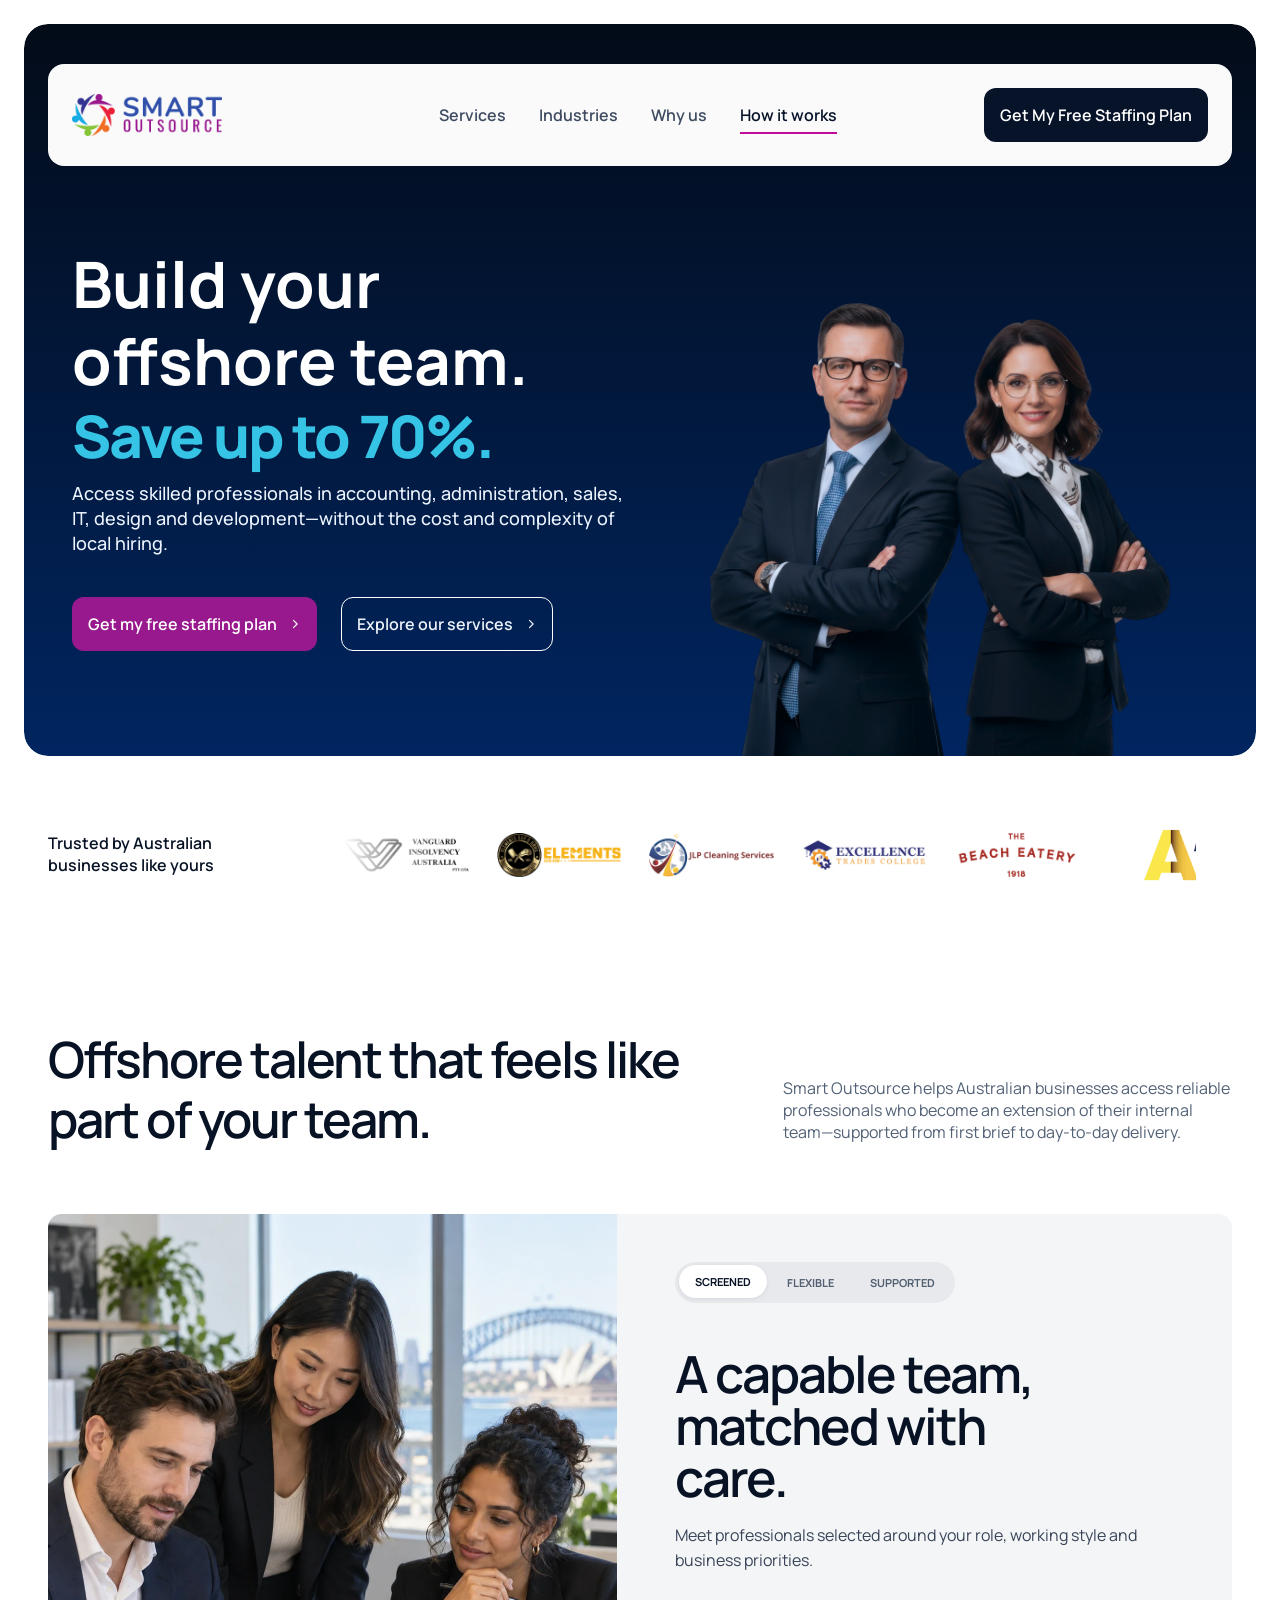
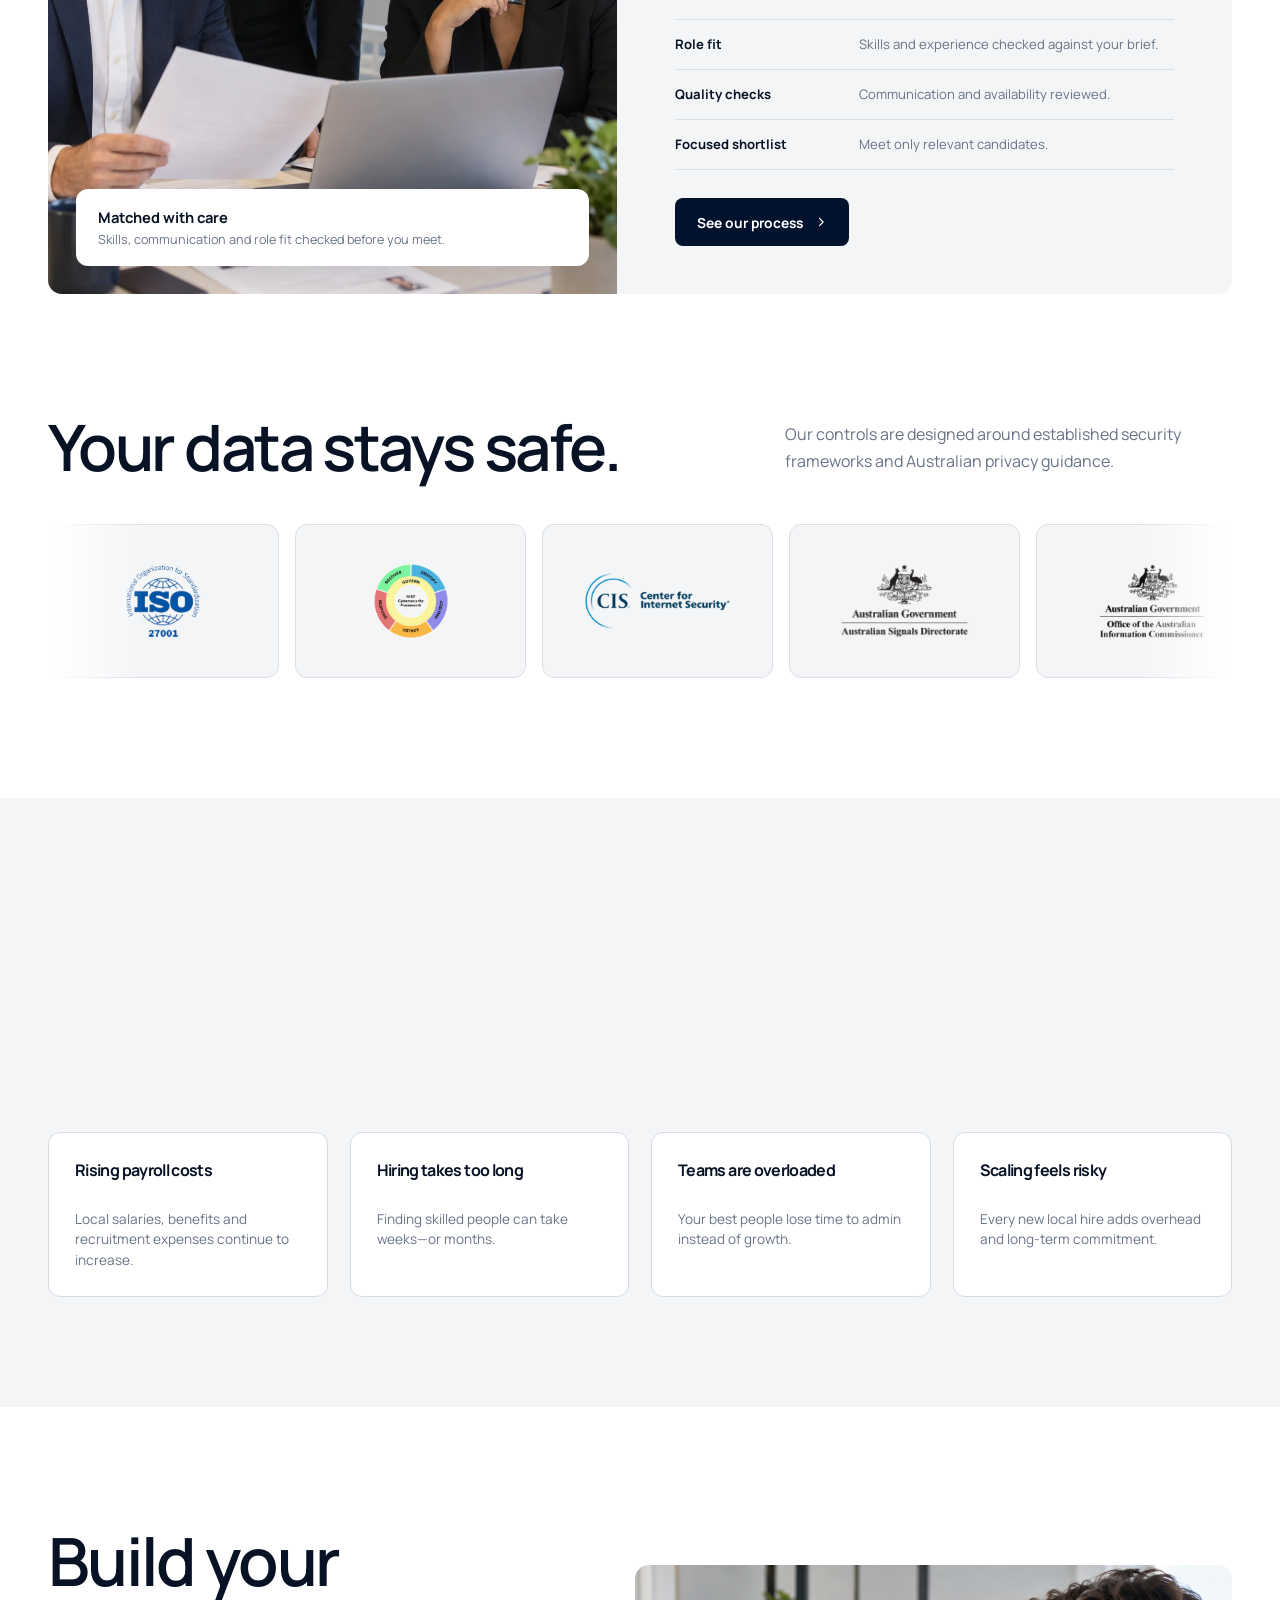
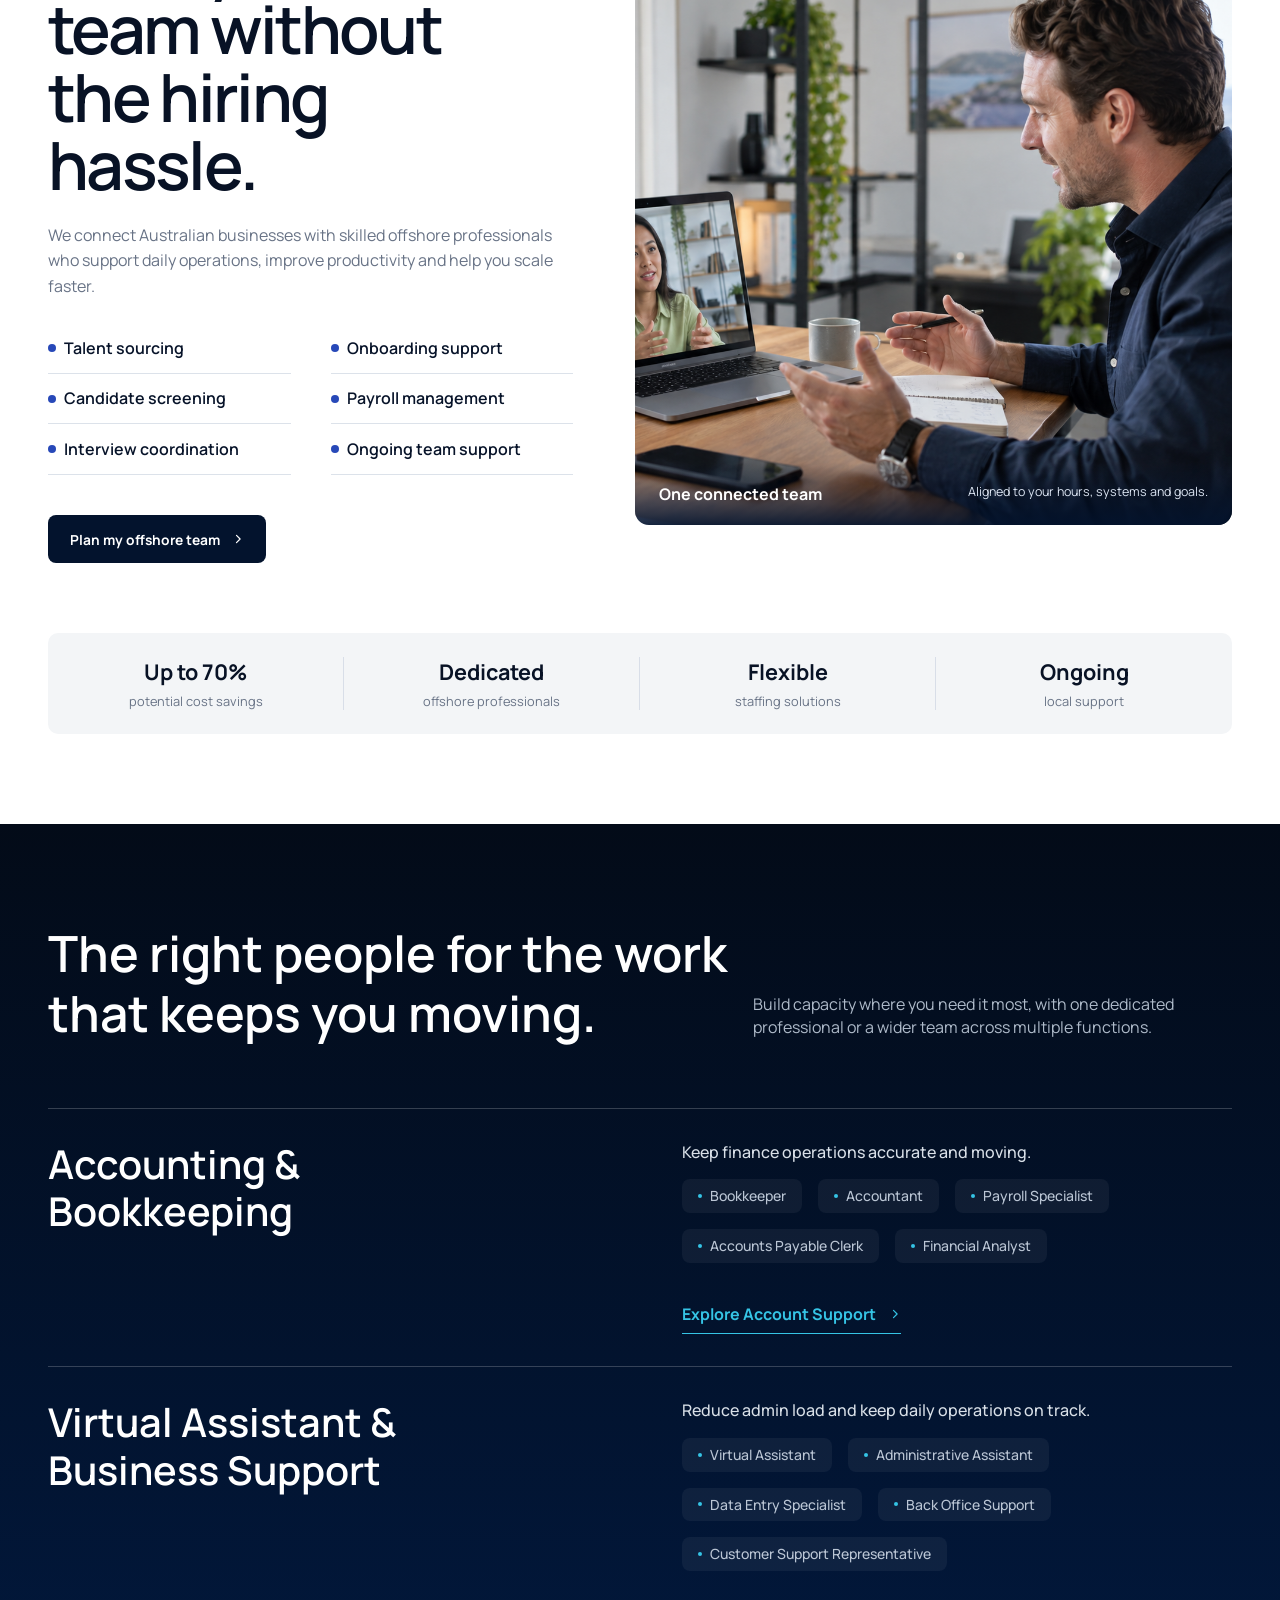
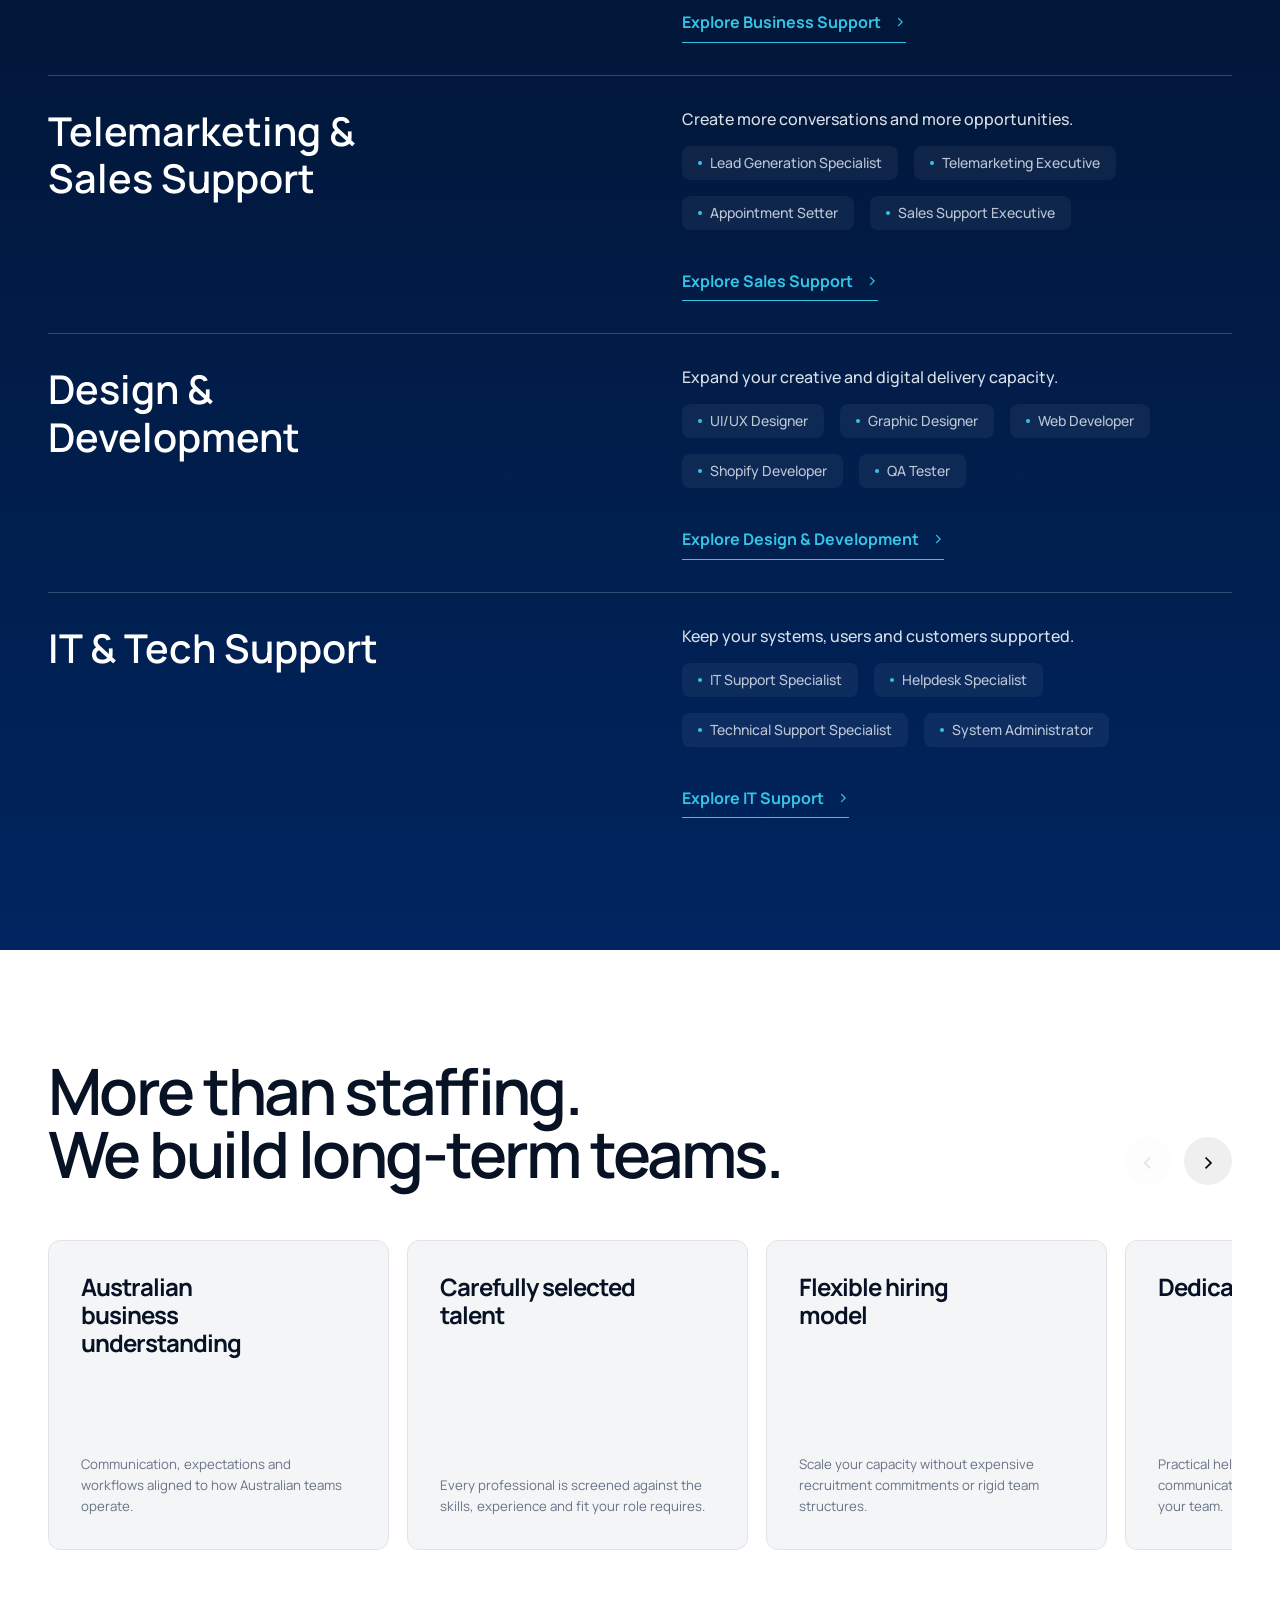
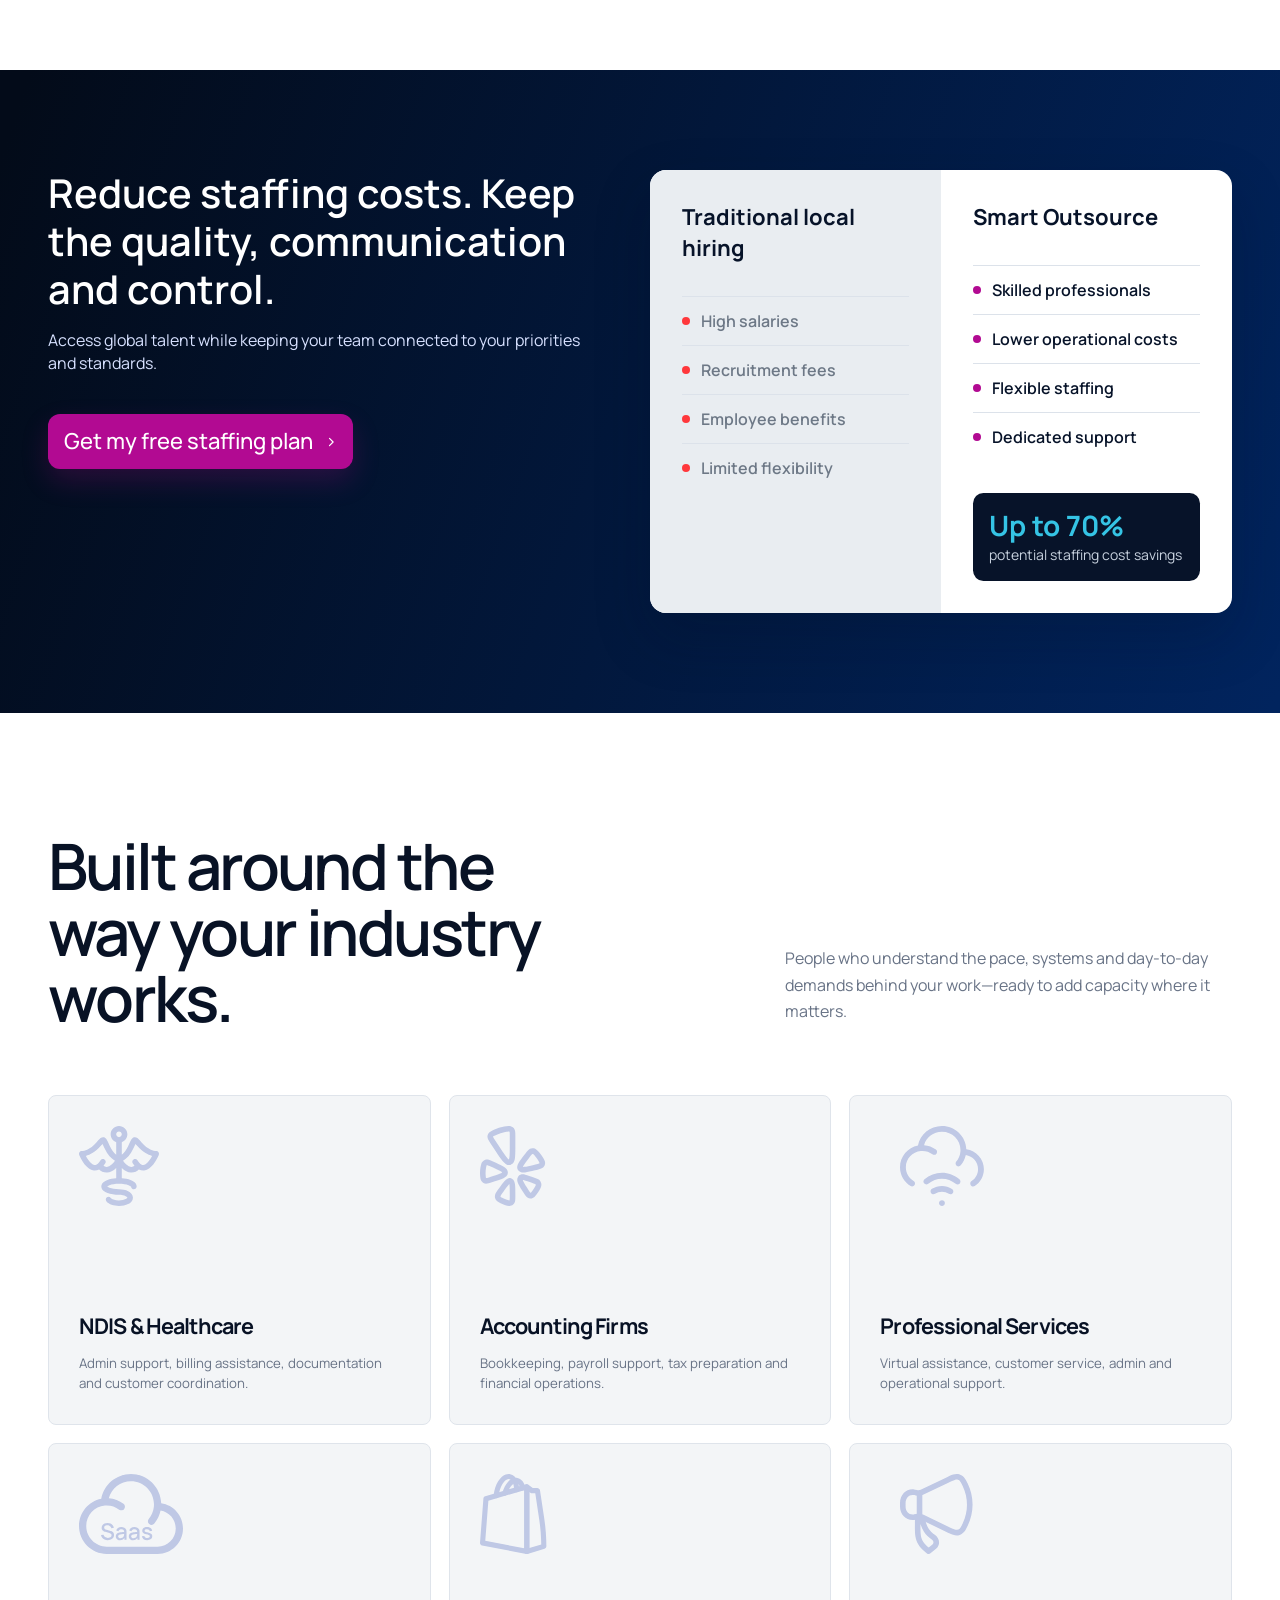
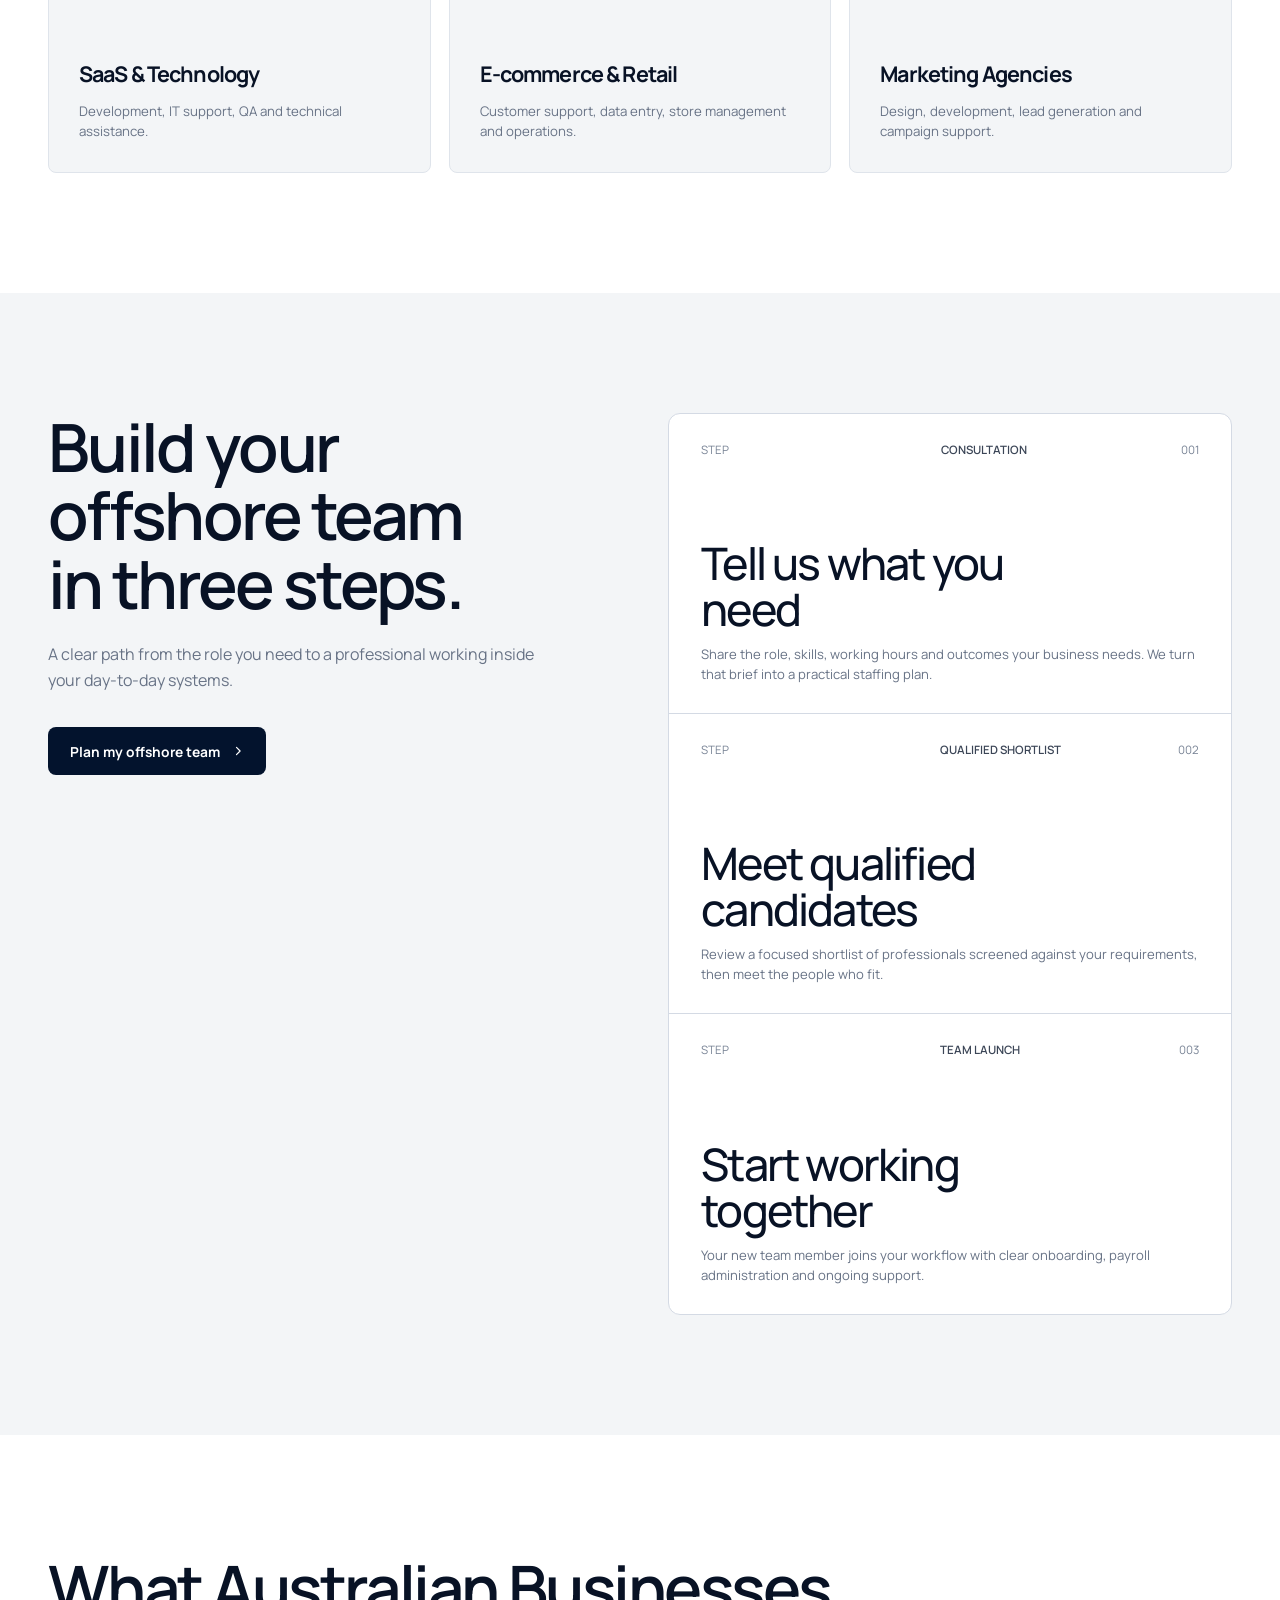
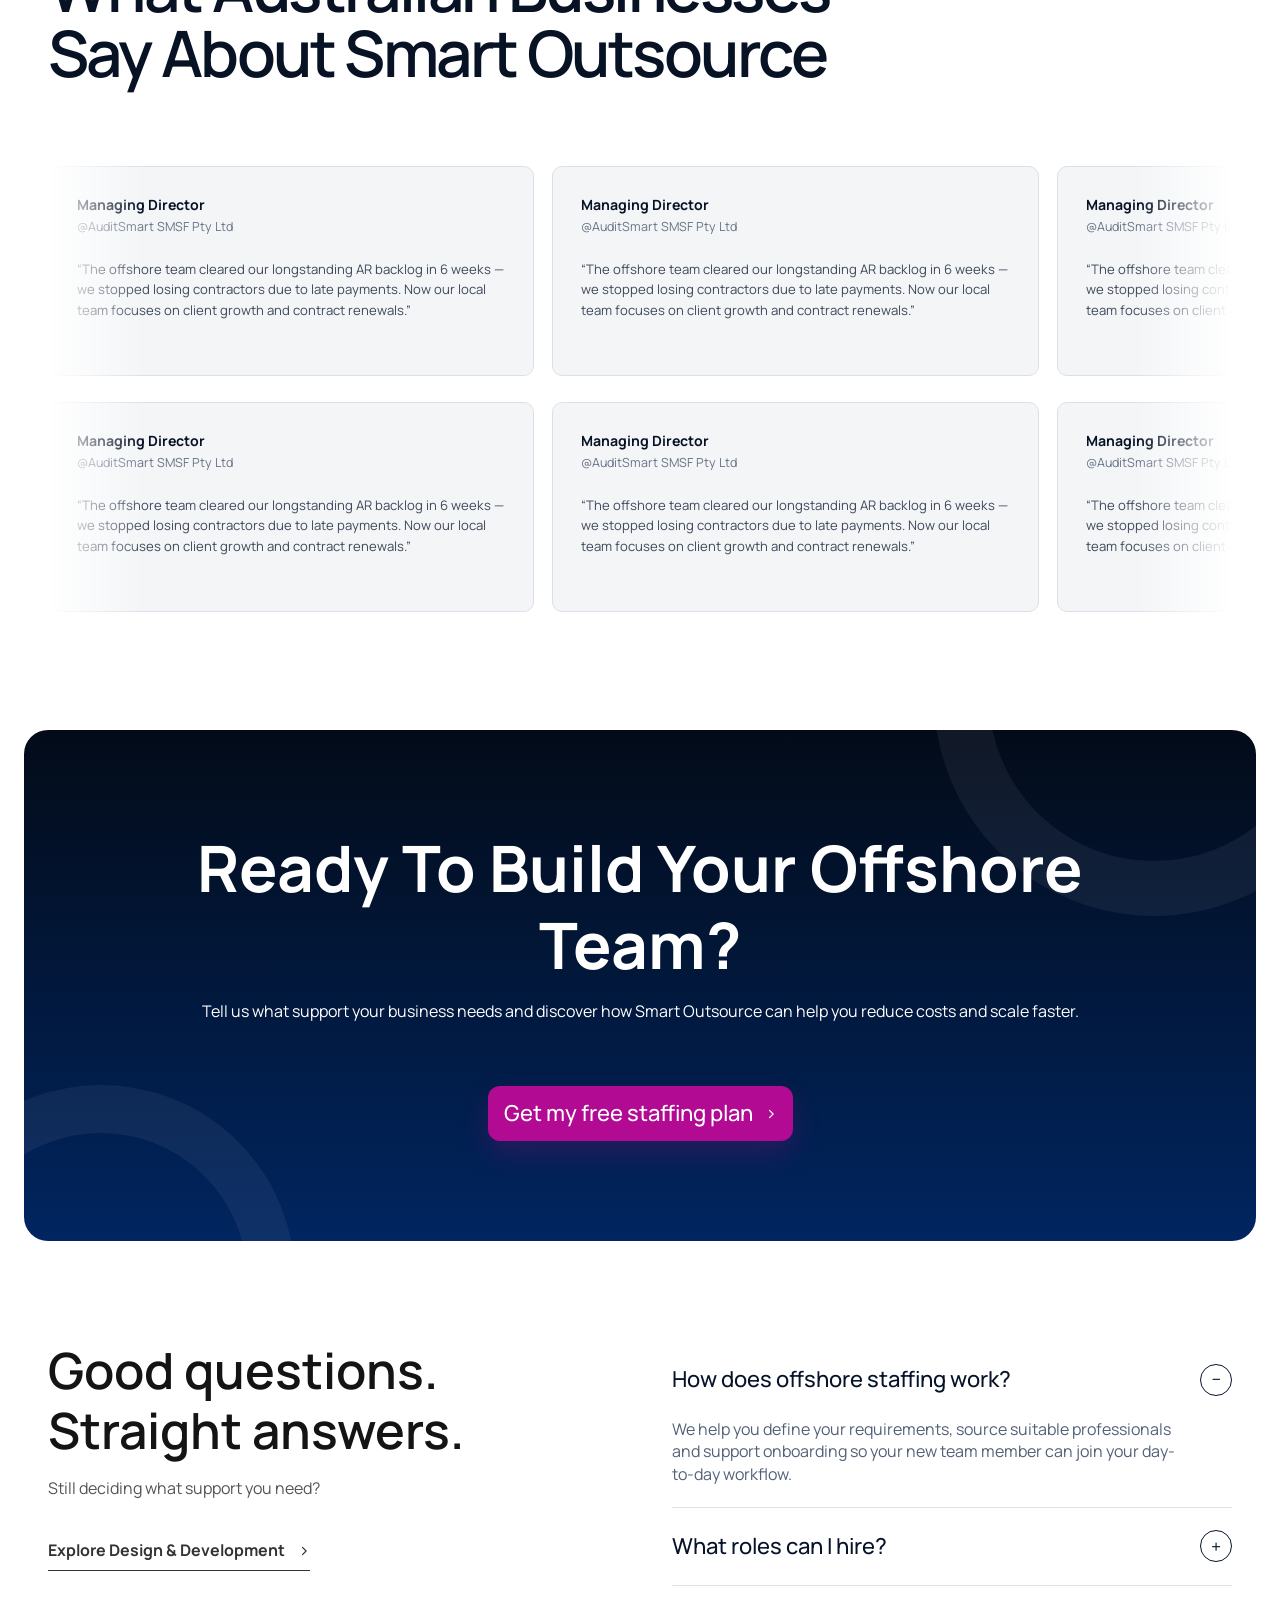
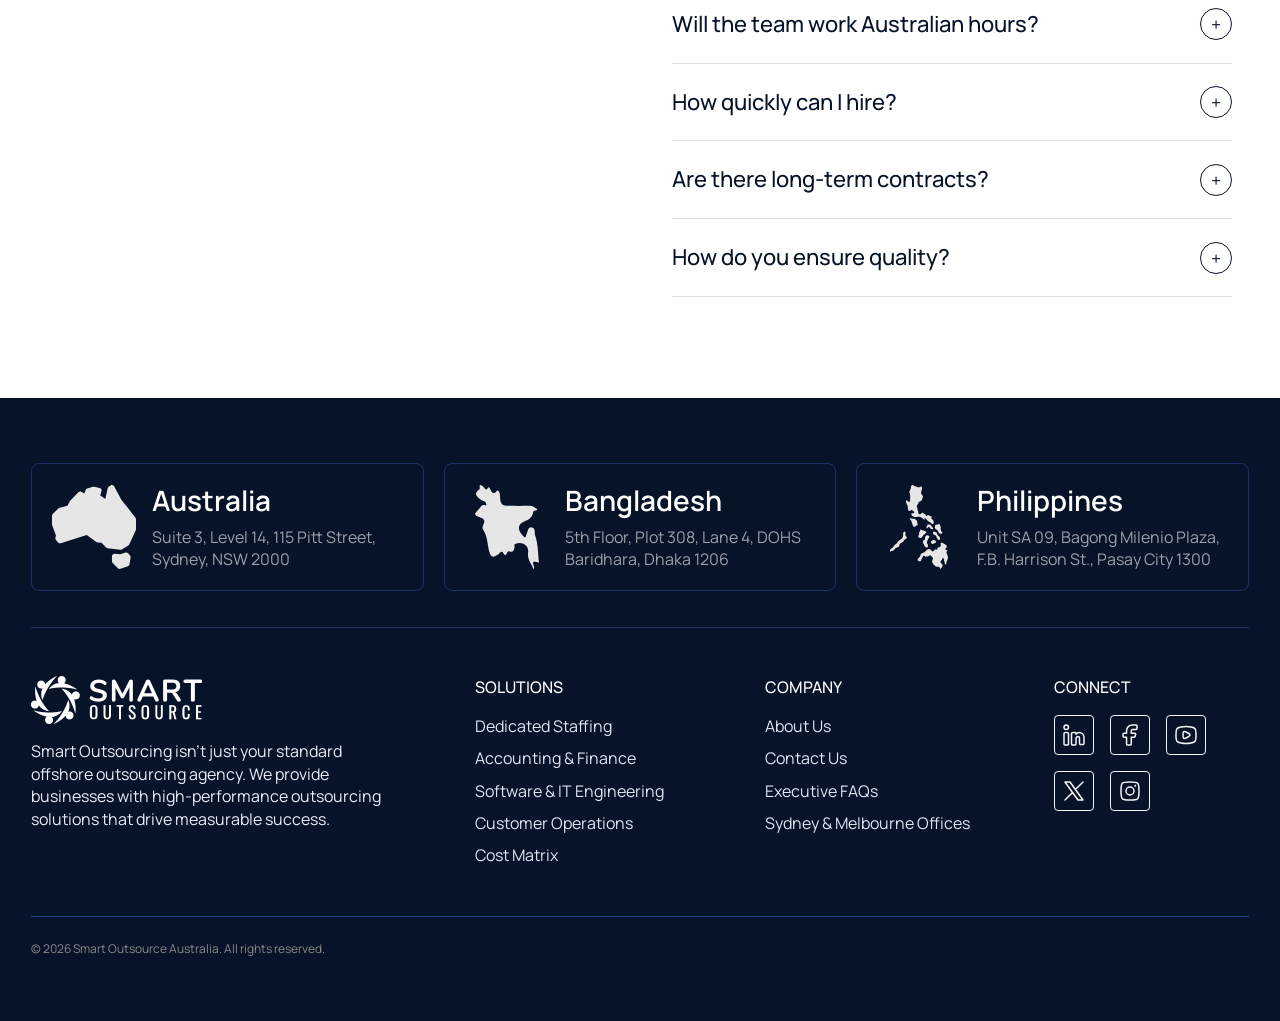
<file: index.html>
<!doctype html>
<html lang="en-AU">
<head>
  <meta charset="utf-8">
  <meta name="viewport" content="width=device-width, initial-scale=1">
  <meta name="description" content="Build a dedicated offshore team with skilled professionals across accounting, administration, sales, IT, design and development.">
  <title>Smart Outsource | Build Your Offshore Team</title>
  <link rel="icon" type="image/svg+xml" href="data:image/svg+xml,%3Csvg xmlns='http://www.w3.org/2000/svg' viewBox='0 0 64 64'%3E%3Crect width='64' height='64' rx='16' fill='%23050b22'/%3E%3Ccircle cx='32' cy='18' r='8' fill='%232748b8'/%3E%3Cpath d='M31 28 15 44l9 5 9-13 8 13 9-6-17-15Z' fill='%23b20a92'/%3E%3Cpath d='m15 22 13 8-10 9L8 34Z' fill='%230ba9d9'/%3E%3C/svg%3E">
  <link rel="preconnect" href="https://fonts.googleapis.com">
  <link rel="preconnect" href="https://fonts.gstatic.com" crossorigin>
  <link href="https://fonts.googleapis.com/css2?family=Manrope:wght@400;500;600;700;800&amp;display=swap" rel="stylesheet">
  <link rel="stylesheet" href="styles.css">
  <script>
    if (!matchMedia('(prefers-reduced-motion: reduce)').matches && !location.hash.includes('figmacapture=')) {
      document.documentElement.classList.add('hero-motion');
    }
  </script>
</head>
<body>
  <header class="site-header">
    <a class="brand" href="#top" aria-label="Smart Outsource home"><img src="assets/smart-outsource-logo.png" alt="Smart Outsource"></a>
    <button class="menu-toggle" type="button" aria-expanded="false" aria-controls="main-nav" aria-label="Open navigation"><span></span><span></span></button>
    <nav id="main-nav" aria-label="Main navigation"><a href="#services">Services</a><a href="#industries">Industries</a><a href="#why-us">Why us</a><a href="#how-it-works">How it works</a></nav>
    <a class="header-cta" href="#staffing-plan">Get my free staffing plan</a>
  </header>

  <main id="top">
    <section class="hero" aria-labelledby="hero-title">
      <div class="hero-copy">
        <h1 id="hero-title"><span>Build your</span><span>offshore team.</span><em>Save up to 70%.</em></h1>
        <p>Access skilled professionals in accounting, administration, sales, IT, design and development—without the cost and complexity of local hiring.</p>
        <div class="hero-actions"><a class="button button-primary" href="#staffing-plan">Get my free staffing plan</a><a class="button button-ghost" href="#services">Explore our services</a></div>
      </div>
      <div class="hero-visual"><img src="assets/hero-team.png" alt="Two smiling business professionals in suits standing with arms crossed" width="560" height="525" fetchpriority="high"></div>
    </section>

    <section class="client-strip" aria-label="Trusted by Australian businesses">
      <p>Trusted by Australian<br>businesses like yours</p>
      <div class="client-logos">
        <div class="client-logo-track">
          <div class="client-logo-set"><img src="assets/client-vanguard.png" alt="Vanguard Insolvency Australia"><img src="assets/client-elements.png" alt="Elements Bar &amp; Grill"><img src="assets/client-ilp-cleaning.png" alt="ILP Cleaning Services"><img src="assets/client-excellence-college.png" alt="Excellence Trades College"><img src="assets/client-beach-eatery.png" alt="The Beach Eatery" width="270" height="96"><span class="audit-crop"><img src="assets/client-auditsmart.png" alt="AuditSmart SMSF"></span></div>
          <div class="client-logo-set" aria-hidden="true"><img src="assets/client-vanguard.png" alt=""><img src="assets/client-elements.png" alt=""><img src="assets/client-ilp-cleaning.png" alt=""><img src="assets/client-excellence-college.png" alt=""><img src="assets/client-beach-eatery.png" alt="" width="270" height="96"><span class="audit-crop"><img src="assets/client-auditsmart.png" alt=""></span></div>
        </div>
      </div>
    </section>

    <section class="trust section-shell" aria-labelledby="trust-title">
      <div class="section-lead split-lead trust-lead"><h2 id="trust-title">Offshore talent that feels like part of your team.</h2><p>Smart Outsource helps Australian businesses access reliable professionals who become an extension of their internal team—supported from first brief to day-to-day delivery.</p></div>
      <div class="trust-feature">
        <div class="trust-visual">
          <img class="is-active" data-trust-image="screened" src="assets/trust-screened.webp" alt="A recruitment team reviewing candidates together" width="548" height="673" aria-hidden="false">
          <img data-trust-image="flexible" src="assets/trust-flexible.jpg" alt="A creative team collaborating around a laptop, with roles and workflows aligned to the business" width="1100" height="1649" aria-hidden="true">
          <img data-trust-image="supported" src="assets/trust-supported.webp" alt="A support manager onboarding an offshore professional by video call" width="548" height="673" aria-hidden="true">
          <div class="image-note is-active" data-trust-note="screened"><strong>Matched with care</strong><span>Skills, communication and role fit checked before you meet.</span></div>
          <div class="image-note" data-trust-note="flexible" aria-hidden="true"><strong>Built around your business</strong><span>Roles, hours, systems and goals aligned from day one.</span></div>
          <div class="image-note" data-trust-note="supported" aria-hidden="true"><strong>Supported from day one</strong><span>Onboarding, payroll and ongoing guidance built in.</span></div>
        </div>
        <div class="trust-content">
          <div class="trust-tabs" role="tablist" aria-label="Smart Outsource service qualities"><button id="trust-tab-screened" role="tab" aria-selected="true" aria-controls="trust-panel-screened">Screened</button><button id="trust-tab-flexible" role="tab" aria-selected="false" aria-controls="trust-panel-flexible" tabindex="-1">Flexible</button><button id="trust-tab-supported" role="tab" aria-selected="false" aria-controls="trust-panel-supported" tabindex="-1">Supported</button></div>
          <div class="trust-panel" id="trust-panel-screened" role="tabpanel" aria-labelledby="trust-tab-screened"><h3>A capable team, matched with care.</h3><p>Meet professionals selected around your role, working style and business priorities.</p><ul><li><strong>Role fit</strong><span>Skills and experience checked against your brief.</span></li><li><strong>Quality checks</strong><span>Communication and availability reviewed.</span></li><li><strong>Focused shortlist</strong><span>Meet only relevant candidates.</span></li></ul><a class="button button-dark" href="#how-it-works">See our process</a></div>
          <div class="trust-panel" id="trust-panel-flexible" role="tabpanel" aria-labelledby="trust-tab-flexible" hidden><h3>Support that flexes with your business.</h3><p>Start with the capacity you need today, then adjust your team as workloads, priorities and opportunities change.</p><ul><li><strong>Start focused</strong><span>Hire for one role or build across several functions.</span></li><li><strong>Adjust capacity</strong><span>Scale support as your workload changes.</span></li><li><strong>Work your way</strong><span>Align hours, tools and workflows to your business.</span></li></ul><a class="button button-dark" href="#how-it-works">See our process</a></div>
          <div class="trust-panel" id="trust-panel-supported" role="tabpanel" aria-labelledby="trust-tab-supported" hidden><h3>A team set up to succeed.</h3><p>We stay involved after the match, helping your new team member settle in and contribute with confidence.</p><ul><li><strong>Smooth onboarding</strong><span>Clear steps from day one.</span></li><li><strong>Payroll handled</strong><span>Core administration managed for you.</span></li><li><strong>Ongoing help</strong><span>Practical support when you need it.</span></li></ul><a class="button button-dark" href="#staffing-plan">Build my team</a></div>
        </div>
      </div>
    </section>

    <section class="security-trust section-shell" aria-labelledby="security-title">
      <div class="section-lead split-lead security-lead">
        <h2 id="security-title">Your data stays safe.</h2>
        <p>Our controls are designed around established security frameworks and Australian privacy guidance.</p>
      </div>
      <div class="security-marquee">
        <div class="security-track">
          <div class="security-logo-grid" role="list" aria-label="Security and privacy frameworks">
            <div class="security-logo-card" role="listitem"><img src="assets/security-iso-27001.png" alt="ISO 27001" width="100" height="99"></div>
            <div class="security-logo-card" role="listitem"><img src="assets/security-nist-csf.png" alt="NIST Cybersecurity Framework" width="100" height="100"></div>
            <div class="security-logo-card" role="listitem"><img src="assets/security-cis.png" alt="Center for Internet Security" width="195" height="78"></div>
            <div class="security-logo-card" role="listitem"><img src="assets/security-asd.png" alt="Australian Signals Directorate" width="142" height="82"></div>
            <div class="security-logo-card" role="listitem"><img src="assets/security-oaic.png" alt="Office of the Australian Information Commissioner" width="136" height="97"></div>
          </div>
          <div class="security-logo-grid" aria-hidden="true">
            <div class="security-logo-card"><img src="assets/security-iso-27001.png" alt="" width="100" height="99"></div>
            <div class="security-logo-card"><img src="assets/security-nist-csf.png" alt="" width="100" height="100"></div>
            <div class="security-logo-card"><img src="assets/security-cis.png" alt="" width="195" height="78"></div>
            <div class="security-logo-card"><img src="assets/security-asd.png" alt="" width="142" height="82"></div>
            <div class="security-logo-card"><img src="assets/security-oaic.png" alt="" width="136" height="97"></div>
          </div>
        </div>
      </div>
    </section>

    <section class="problem-section" aria-labelledby="problem-title"><div class="section-shell">
      <div class="section-lead split-lead problem-lead"><h2 id="problem-title">Hiring locally is becoming more expensive—and more difficult.</h2><p>Growing businesses need more support, but traditional hiring brings higher costs, long recruitment timelines and limited access to skilled people.</p></div>
      <div class="challenge-list"><article><h3>Rising payroll costs</h3><p>Local salaries, benefits and recruitment expenses continue to increase.</p></article><article><h3>Hiring takes too long</h3><p>Finding skilled people can take weeks—or months.</p></article><article><h3>Teams are overloaded</h3><p>Your best people lose time to admin instead of growth.</p></article><article><h3>Scaling feels risky</h3><p>Every new local hire adds overhead and long-term commitment.</p></article></div>
    </div></section>

    <section class="solution section-shell" aria-labelledby="solution-title">
      <div class="solution-copy"><h2 id="solution-title">Build your team without the hiring hassle.</h2><p>We connect Australian businesses with skilled offshore professionals who support daily operations, improve productivity and help you scale faster.</p><div class="handle-grid"><span>Talent sourcing</span><span>Onboarding support</span><span>Candidate screening</span><span>Payroll management</span><span>Interview coordination</span><span>Ongoing team support</span></div><a class="button button-dark" href="#staffing-plan">Plan my offshore team</a></div>
      <div class="solution-media"><img src="assets/team-collaboration.png" alt="A business leader collaborating with an offshore professional by video call" width="1536" height="1024"><div class="media-caption"><strong>One connected team</strong><span>Aligned to your hours, systems and goals.</span></div></div>
      <div class="proof-strip" aria-label="Why businesses choose Smart Outsource"><div><strong>Up to 70%</strong><span>potential cost savings</span></div><div><strong>Dedicated</strong><span>offshore professionals</span></div><div><strong>Flexible</strong><span>staffing solutions</span></div><div><strong>Ongoing</strong><span>local support</span></div></div>
    </section>

    <section class="services" id="services" aria-labelledby="services-title"><div class="section-shell">
      <div class="section-lead split-lead services-lead"><h2 id="services-title">The right people for the work that keeps you moving.</h2><p>Build capacity where you need it most, with one dedicated professional or a wider team across multiple functions.</p></div>
      <div class="service-list">
        <article><h3>Accounting &amp;<br>Bookkeeping</h3><div><p>Keep finance operations accurate and moving.</p><ul><li>Bookkeeper</li><li>Accountant</li><li>Payroll Specialist</li><li>Accounts Payable Clerk</li><li>Financial Analyst</li></ul><a class="link-arrow" href="#staffing-plan" data-support="Accounting &amp; Bookkeeping">Explore Account Support</a></div></article>
        <article><h3>Virtual Assistant &amp;<br>Business Support</h3><div><p>Reduce admin load and keep daily operations on track.</p><ul><li>Virtual Assistant</li><li>Administrative Assistant</li><li>Data Entry Specialist</li><li>Back Office Support</li><li>Customer Support Representative</li></ul><a class="link-arrow" href="#staffing-plan" data-support="Virtual Assistant &amp; Admin Support">Explore Business Support</a></div></article>
        <article><h3>Telemarketing &amp;<br>Sales Support</h3><div><p>Create more conversations and more opportunities.</p><ul><li>Lead Generation Specialist</li><li>Telemarketing Executive</li><li>Appointment Setter</li><li>Sales Support Executive</li></ul><a class="link-arrow" href="#staffing-plan" data-support="Sales &amp; Lead Generation">Explore Sales Support</a></div></article>
        <article><h3>Design &amp;<br>Development</h3><div><p>Expand your creative and digital delivery capacity.</p><ul><li>UI/UX Designer</li><li>Graphic Designer</li><li>Web Developer</li><li>Shopify Developer</li><li>QA Tester</li></ul><a class="link-arrow" href="#staffing-plan" data-support="Design &amp; Development">Explore Design &amp; Development</a></div></article>
        <article><h3>IT &amp; Tech Support</h3><div><p>Keep your systems, users and customers supported.</p><ul><li>IT Support Specialist</li><li>Helpdesk Specialist</li><li>Technical Support Specialist</li><li>System Administrator</li></ul><a class="link-arrow" href="#staffing-plan" data-support="IT Support">Explore IT Support</a></div></article>
      </div>
    </div></section>

    <section class="why section-shell" id="why-us" aria-labelledby="why-title"><div class="why-header"><h2 id="why-title">More than staffing.<br>We build long-term teams.</h2><div class="why-controls"><button class="why-prev" type="button" aria-label="Previous reason" disabled>‹</button><button class="why-next" type="button" aria-label="Next reason">›</button></div></div><div class="why-track" id="why-track" tabindex="0" aria-label="Reasons businesses choose Smart Outsource"><article class="why-card"><h3>Australian business understanding</h3><p>Communication, expectations and workflows aligned to how Australian teams operate.</p></article><article class="why-card"><h3>Carefully selected talent</h3><p>Every professional is screened against the skills, experience and fit your role requires.</p></article><article class="why-card"><h3>Flexible hiring model</h3><p>Scale your capacity without expensive recruitment commitments or rigid team structures.</p></article><article class="why-card"><h3>Dedicated support</h3><p>Practical help with onboarding, communication and the ongoing success of your team.</p></article></div></section>

    <section class="comparison" aria-labelledby="comparison-title"><div class="section-shell comparison-shell"><div class="comparison-intro"><h2 id="comparison-title">Reduce staffing costs. Keep the quality, communication and control.</h2><p>Access global talent while keeping your team connected to your priorities and standards.</p><a class="button button-primary button-large" href="#staffing-plan">Get my free staffing plan</a></div><div class="comparison-card"><div><h3>Traditional local hiring</h3><ul><li>High salaries</li><li>Recruitment fees</li><li>Employee benefits</li><li>Limited flexibility</li></ul></div><div><h3>Smart Outsource</h3><ul><li>Skilled professionals</li><li>Lower operational costs</li><li>Flexible staffing</li><li>Dedicated support</li></ul><div class="saving-callout"><strong>Up to 70%</strong><span>potential staffing cost savings</span></div></div></div></div></section>

    <section class="industries section-shell" id="industries" aria-labelledby="industries-title"><div class="section-lead split-lead industries-lead"><h2 id="industries-title">Built around the way your industry works.</h2><p>People who understand the pace, systems and day-to-day demands behind your work—ready to add capacity where it matters.</p></div><div class="industry-grid">
      <article><span class="industry-icon" aria-hidden="true"><svg viewBox="0 0 104 80"><image href="assets/industry-icons.svg" width="912" height="462"/></svg></span><h3>NDIS &amp; Healthcare</h3><p>Admin support, billing assistance, documentation and customer coordination.</p></article>
      <article><span class="industry-icon" aria-hidden="true"><svg viewBox="414 0 104 80"><image href="assets/industry-icons.svg" width="912" height="462"/></svg></span><h3>Accounting Firms</h3><p>Bookkeeping, payroll support, tax preparation and financial operations.</p></article>
      <article><span class="industry-icon" aria-hidden="true"><svg viewBox="808 0 104 80"><image href="assets/industry-icons.svg" width="912" height="462"/></svg></span><h3>Professional Services</h3><p>Virtual assistance, customer service, admin and operational support.</p></article>
      <article><span class="industry-icon" aria-hidden="true"><svg viewBox="0 382 104 80"><image href="assets/industry-icons.svg" width="912" height="462"/></svg></span><h3>SaaS &amp; Technology</h3><p>Development, IT support, QA and technical assistance.</p></article>
      <article><span class="industry-icon" aria-hidden="true"><svg viewBox="414 382 104 80"><image href="assets/industry-icons.svg" width="912" height="462"/></svg></span><h3>E-commerce &amp; Retail</h3><p>Customer support, data entry, store management and operations.</p></article>
      <article><span class="industry-icon" aria-hidden="true"><svg viewBox="808 382 104 80"><image href="assets/industry-icons.svg" width="912" height="462"/></svg></span><h3>Marketing Agencies</h3><p>Design, development, lead generation and campaign support.</p></article>
    </div></section>

    <section class="process" id="how-it-works" aria-labelledby="process-title"><div class="section-shell process-shell"><div class="process-intro"><h2 id="process-title">Build your offshore team in three steps.</h2><p>A clear path from the role you need to a professional working inside your day-to-day systems.</p><a class="button button-dark" href="#staffing-plan">Plan my offshore team</a></div><div class="process-steps"><article class="process-step"><div class="process-meta"><span>Step</span><strong>Consultation</strong><span>001</span></div><div><h3>Tell us what you need</h3><p>Share the role, skills, working hours and outcomes your business needs. We turn that brief into a practical staffing plan.</p></div></article><article class="process-step"><div class="process-meta"><span>Step</span><strong>Qualified shortlist</strong><span>002</span></div><div><h3>Meet qualified candidates</h3><p>Review a focused shortlist of professionals screened against your requirements, then meet the people who fit.</p></div></article><article class="process-step"><div class="process-meta"><span>Step</span><strong>Team launch</strong><span>003</span></div><div><h3>Start working together</h3><p>Your new team member joins your workflow with clear onboarding, payroll administration and ongoing support.</p></div></article></div></div></section>

    <section class="testimonials section-shell" aria-labelledby="testimonials-title"><h2 id="testimonials-title">What Australian Businesses<br>Say About Smart Outsource</h2><div class="testimonial-cloud"><blockquote><strong>Managing Director</strong><span>@AuditSmart SMSF Pty Ltd</span><p>“The offshore team cleared our longstanding AR backlog in 6 weeks — we stopped losing contractors due to late payments. Now our local team focuses on client growth and contract renewals.”</p></blockquote><blockquote><strong>Managing Director</strong><span>@AuditSmart SMSF Pty Ltd</span><p>“The offshore team cleared our longstanding AR backlog in 6 weeks — we stopped losing contractors due to late payments. Now our local team focuses on client growth and contract renewals.”</p></blockquote><blockquote><strong>Managing Director</strong><span>@AuditSmart SMSF Pty Ltd</span><p>“The offshore team cleared our longstanding AR backlog in 6 weeks — we stopped losing contractors due to late payments. Now our local team focuses on client growth and contract renewals.”</p></blockquote><blockquote><strong>Managing Director</strong><span>@AuditSmart SMSF Pty Ltd</span><p>“The offshore team cleared our longstanding AR backlog in 6 weeks — we stopped losing contractors due to late payments. Now our local team focuses on client growth and contract renewals.”</p></blockquote><blockquote><strong>Managing Director</strong><span>@AuditSmart SMSF Pty Ltd</span><p>“The offshore team cleared our longstanding AR backlog in 6 weeks — we stopped losing contractors due to late payments. Now our local team focuses on client growth and contract renewals.”</p></blockquote></div></section>

    <section class="final-cta" aria-labelledby="final-title"><div><h2 id="final-title">Ready To Build Your Offshore Team?</h2><p>Tell us what support your business needs and discover how Smart Outsource can help you reduce costs and scale faster.</p><a class="button button-primary button-large" href="#staffing-plan">Get my free staffing plan</a></div></section>

    <section class="faq section-shell" aria-labelledby="faq-title"><div class="faq-intro"><h2 id="faq-title">Good questions.<br>Straight answers.</h2><p>Still deciding what support you need?</p><a class="link-arrow" href="#services">Explore Design &amp; Development</a></div><div class="accordion"><article class="faq-item"><button type="button" aria-expanded="true"><span>How does offshore staffing work?</span><i>−</i></button><div class="faq-answer"><p>We help you define your requirements, source suitable professionals and support onboarding so your new team member can join your day-to-day workflow.</p></div></article><article class="faq-item"><button type="button" aria-expanded="false"><span>What roles can I hire?</span><i>+</i></button><div class="faq-answer" hidden><p>You can hire across accounting, administration, sales, customer support, IT, design and development.</p></div></article><article class="faq-item"><button type="button" aria-expanded="false"><span>Will the team work Australian hours?</span><i>+</i></button><div class="faq-answer" hidden><p>Yes. Working schedules can be aligned with your business requirements and collaboration preferences.</p></div></article><article class="faq-item"><button type="button" aria-expanded="false"><span>How quickly can I hire?</span><i>+</i></button><div class="faq-answer" hidden><p>The timeline depends on the role and requirements, but our focused sourcing and screening process is designed to move quickly.</p></div></article><article class="faq-item"><button type="button" aria-expanded="false"><span>Are there long-term contracts?</span><i>+</i></button><div class="faq-answer" hidden><p>We provide flexible staffing options designed around your business needs and preferred team structure.</p></div></article><article class="faq-item"><button type="button" aria-expanded="false"><span>How do you ensure quality?</span><i>+</i></button><div class="faq-answer" hidden><p>Candidates are screened against the skills, experience and role requirements you set before you meet them.</p></div></article></div></section>
  </main>

  <div class="modal-backdrop" id="staffing-plan" hidden><section class="lead-card modal-card" role="dialog" aria-modal="true" aria-labelledby="form-title"><button class="modal-close" type="button" aria-label="Close staffing plan form"></button><div class="form-heading"><h2 id="form-title">Find the right team member</h2><p>Tell us what you need. We’ll map the role, costs and next steps.</p></div><form id="lead-form"><label>Name<input name="name" type="text" autocomplete="name" placeholder="Your full name" required></label><label>Business email<input name="email" type="email" autocomplete="email" placeholder="you@company.com.au" required></label><label>Phone number<input name="phone" type="tel" autocomplete="tel" placeholder="04xx xxx xxx" required></label><label>What support do you need?<select name="support" required><option value="" selected disabled>Select an area</option><option>Accounting &amp; Bookkeeping</option><option>Virtual Assistant &amp; Admin Support</option><option>Sales &amp; Lead Generation</option><option>Design &amp; Development</option><option>IT Support</option><option>Not Sure Yet</option></select></label><button class="button button-dark" type="submit">Get my free staffing plan</button><p class="form-note">No obligation. Just a practical staffing plan for your business.</p></form><div class="form-success" role="status" aria-live="polite" tabindex="-1" hidden><svg class="success-check" viewBox="0 0 80 80" aria-hidden="true"><circle class="success-check-ring" cx="40" cy="40" r="36"/><path class="success-check-mark" d="M24 41.5 35 52l22-24"/></svg><h2 class="success-title">Thanks! Your request is in.</h2><p>We’ll review what you need and get back to you within one business day with your free staffing plan.</p><button class="button button-dark success-done" type="button">Done</button></div></section></div>

  <footer>
    <div class="footer-locations">
      <div class="location-card"><img src="assets/map-australia.svg" alt="" width="84" height="84"><div><strong>Australia</strong><span>Suite 3, Level 14, 115 Pitt Street, Sydney, NSW 2000</span></div></div>
      <div class="location-card"><img src="assets/map-bangladesh.svg" alt="" width="64" height="84"><div><strong>Bangladesh</strong><span>5th Floor, Plot 308, Lane 4, DOHS Baridhara, Dhaka 1206</span></div></div>
      <div class="location-card"><img src="assets/map-philippines.svg" alt="" width="55" height="79"><div><strong>Philippines</strong><span>Unit SA 09, Bagong Milenio Plaza, F.B. Harrison St., Pasay City 1300</span></div></div>
    </div>
    <div class="footer-main">
      <div class="footer-brand"><img src="assets/smart-outsource-logo.png" alt="Smart Outsource" width="171" height="48"><p>Smart Outsourcing isn’t just your standard offshore outsourcing agency. We provide businesses with high-performance outsourcing solutions that drive measurable success.</p></div>
      <nav class="footer-links" aria-label="Footer">
        <div><h4>Solutions</h4><a href="#services">Dedicated Staffing</a><a href="#services">Accounting &amp; Finance</a><a href="#services">Software &amp; IT Engineering</a><a href="#services">Customer Operations</a><a href="#comparison-title">Cost Matrix</a></div>
        <div><h4>Company</h4><a href="#why-us">About Us</a><a href="#staffing-plan">Contact Us</a><a href="#faq-title">Executive FAQs</a><span>Sydney &amp; Melbourne Offices</span></div>
        <div><h4>Connect</h4><div class="footer-social"><a href="#" aria-label="LinkedIn"><img src="assets/social-linkedin.svg" alt="" width="24" height="24"></a><a href="#" aria-label="Facebook"><img src="assets/social-facebook.svg" alt="" width="24" height="24"></a><a href="#" aria-label="YouTube"><img src="assets/social-youtube.svg" alt="" width="24" height="24"></a><a href="#" aria-label="X (Twitter)"><img src="assets/social-x.svg" alt="" width="24" height="24"></a><a href="#" aria-label="Instagram"><img src="assets/social-instagram.svg" alt="" width="24" height="24"></a></div></div>
      </nav>
    </div>
    <p class="footer-copy">© 2026 Smart Outsource Australia. All rights reserved.</p>
  </footer>
  <div class="mobile-cta" aria-label="Quick contact actions"><a href="#staffing-plan">Get free staffing plan</a><a href="#services">Explore roles</a></div>
  <script src="script.js"></script>
</body>
</html>
</file>
<file: styles.css>
:root {
  --navy: #03132d;
  --navy-2: #062451;
  --blue: #2448bb;
  --cyan: #16bde7;
  --magenta: #c20a98;
  --ink: #081225;
  --muted: #687386;
  --line: #d9dee7;
  --soft: #f3f5f7;
  --white: #fff;
  --shell: min(1220px, calc(100% - 96px));
  --ease: cubic-bezier(.2,.8,.2,1);
}

* { box-sizing: border-box; }
html { scroll-behavior: smooth; }
body { margin: 0; color: var(--ink); background: var(--white); font-family: "Manrope", sans-serif; -webkit-font-smoothing: antialiased; }
body.modal-open { overflow: hidden; }
::selection { color: #fff; background: var(--magenta); }
a { color: inherit; text-decoration: none; }
button, input, select { font: inherit; }
button, a { -webkit-tap-highlight-color: transparent; }
button:focus-visible, a:focus-visible, input:focus-visible, select:focus-visible { outline: 3px solid rgba(22,189,231,.5); outline-offset: 3px; }
img { max-width: 100%; display: block; }
h1, h2, h3, p { margin-top: 0; }
h1, h2, h3 { letter-spacing: -.04em; }
.section-shell { width: var(--shell); margin-inline: auto; }
[id] { scroll-margin-top: 7rem; }

.site-header {
  --scroll-progress: 0;
  width: var(--shell);
  height: auto;
  padding: 24px;
  position: fixed;
  z-index: 50;
  top: 64px;
  left: 50%;
  display: grid;
  grid-template-columns: 220px 1fr auto;
  align-items: center;
  gap: 24px;
  transform: translateX(-50%);
  color: var(--ink);
  background: rgba(255,255,255,.98);
  border-radius: 16px;
  transition: top .25s var(--ease), width .25s var(--ease), height .25s var(--ease), padding .25s var(--ease), border-radius .25s var(--ease), box-shadow .25s ease;
}
.site-header::after { content: ""; height: 2px; position: absolute; left: 14px; right: 14px; bottom: 0; background: linear-gradient(90deg,var(--blue),var(--cyan),var(--magenta)); transform: scaleX(var(--scroll-progress)); transform-origin: left; }
.site-header.is-scrolled { width: 100%; top: 0; height: auto; padding-block: 24px; padding-inline: max(24px,calc((100vw - 1218px)/2)); border-radius: 0; box-shadow: 0 16px 42px rgba(1,13,35,.16); }
.brand img { width: 150px; height: auto; }
.menu-toggle { display: none; }
.site-header nav { display: flex; justify-content: center; gap: 33.28px; }
.site-header nav a { position: relative; color: #3e4b61; font-size: 1rem; font-weight: 600; line-height: 1.4; transition: color .2s ease; }
.site-header nav a:hover, .site-header nav a.is-active { color: #071329; }
.site-header nav a::after { content: ""; height: 2px; position: absolute; left: 0; right: 0; bottom: -8px; background: var(--magenta); transform: scaleX(0); transform-origin: left; transition: transform .22s var(--ease); }
.site-header nav a:hover::after, .site-header nav a.is-active::after { transform: scaleX(1); }
.header-cta, .button { min-height: 48px; padding: 0 22px; display: inline-flex; align-items: center; justify-content: center; gap: 12px; border-radius: 8px; font-size: .86rem; font-weight: 700; transition: transform .22s var(--ease), box-shadow .22s ease, background-color .22s ease; }
.header-cta { min-height: 0; padding: 16px; border-radius: 12px; font-size: 1rem; font-weight: 600; line-height: 1.4; text-transform: capitalize; color: #fff; background: linear-gradient(#98198e,#98198e) left / 0% 100% no-repeat, #071329; transition: transform .22s var(--ease), box-shadow .3s ease, background-size .45s var(--ease); }
.header-cta:hover, .header-cta:focus-visible { background-size: 100% 100%; box-shadow: 0 12px 28px rgba(152,25,142,.25); }
.button { transition: background-color .15s cubic-bezier(0,0,.2,1), border-color .15s cubic-bezier(0,0,.2,1), color .15s cubic-bezier(0,0,.2,1), transform .15s cubic-bezier(0,0,.2,1), box-shadow .2s ease; }
.header-cta:active, .button:active { transform: scale(.96); }
.button-arrow { width: 12px; height: 12px; flex: none; overflow: visible; fill: none; stroke: currentColor; stroke-width: 2; stroke-linecap: round; stroke-linejoin: round; transition: transform .3s ease-out; }
.button-arrow-line { stroke-dasharray: 15; stroke-dashoffset: 15; transition: stroke-dashoffset .3s ease-out; }
.button:hover .button-arrow, .button:focus-visible .button-arrow, .link-arrow:hover .button-arrow, .link-arrow:focus-visible .button-arrow { transform: translateX(3px); }
.button:hover .button-arrow-line, .button:focus-visible .button-arrow-line, .link-arrow:hover .button-arrow-line, .link-arrow:focus-visible .button-arrow-line { stroke-dashoffset: 0; }
.button-primary { color: #fff; background: var(--magenta); box-shadow: 0 12px 28px rgba(194,10,152,.2); }
.button-primary:hover { background: #a50882; }
.button-dark { color: #fff; background: var(--navy); }
.button-dark:hover { background: #0c2a5c; }
.button-ghost { color: #fff; border: 1px solid rgba(255,255,255,.55); background: transparent; }
.button-ghost:hover { border-color: #fff; background: rgba(255,255,255,.08); }

.hero {
  min-height: 732px;
  margin: 24px;
  padding: 222px max(48px, calc((100% - 48px - 1218px)/2)) 80px;
  position: relative;
  overflow: hidden;
  display: grid;
  grid-template-columns: minmax(0,1fr) auto;
  align-items: start;
  gap: 32px;
  color: #fff;
  background: linear-gradient(180deg,#030b18,#002560);
  border-radius: 24px;
}
.hero-copy { max-width: 590px; position: relative; z-index: 2; }
.hero h1 { margin: 0 0 16px; font-size: clamp(3rem,5vw,4.5rem); line-height: 1.2; font-weight: 700; letter-spacing: 0; }
.hero h1 > span, .hero h1 > em { display: block; white-space: nowrap; }
.hero h1 em { margin-top: 8px; color: #35c4e5; font-size: .9156em; font-style: normal; font-weight: 800; line-height: .98; letter-spacing: -.038em; }
.hero-copy > p { max-width: 590px; margin: 0 0 40px; color: #ecf4ff; font-size: 1.125rem; font-weight: 500; line-height: 1.4; }
.hero-actions { display: flex; gap: 24px; flex-wrap: wrap; }
.hero-actions .button { min-height: 0; padding: 16px; border-radius: 12px; font-size: 1rem; font-weight: 600; line-height: 1.4; }
.hero-actions .button-primary { background: #98198e; box-shadow: none; }
.hero-actions .button-primary:hover { background: #7e1476; }
.hero-actions .button-ghost { padding: 15px; color: #ecf2f8; border-color: #fff; }
.hero-visual { width: min(560px, 42vw); align-self: end; justify-self: end; margin: -17px 0 -80px 0; position: relative; z-index: 1; }
.hero-visual img { width: 100%; height: auto; aspect-ratio: 560 / 525; object-fit: contain; object-position: center bottom; }

.client-strip { width: var(--shell); min-height: 150px; margin: 0 auto; display: grid; grid-template-columns: 260px 1fr; align-items: center; gap: 36px; }
.client-strip > p { margin: 0; font-size: 1rem; line-height: 1.35; font-weight: 600; }
.client-logos { min-width: 0; overflow: hidden; -webkit-mask-image: linear-gradient(90deg,transparent 0,#000 12%,#000 96%,transparent 100%); mask-image: linear-gradient(90deg,transparent 0,#000 12%,#000 96%,transparent 100%); }
.client-logo-track { width: max-content; display: flex; animation: client-logo-scroll 26s linear infinite; will-change: transform; }
.client-logo-set { width: 930px; padding-right: 42px; display: grid; grid-template-columns: repeat(6,1fr); align-items: center; gap: 28px; flex: none; }
.client-logo-set img { width: 100%; max-height: 58px; object-fit: contain; filter: saturate(.88); }
@keyframes client-logo-scroll { to { transform: translateX(-50%); } }
.audit-crop { width: 52px; height: 58px; overflow: hidden; justify-self: center; display: flex; align-items: center; }
.audit-crop img { width: 210px; max-width: none; max-height: 58px; object-fit: contain; object-position: left center; }

.trust { padding: 100px 0 120px; }
.section-lead { margin-bottom: 64px; }
.split-lead { display: grid; grid-template-columns: minmax(0,1.05fr) minmax(320px,.75fr); gap: 110px; align-items: end; }
.section-lead h2 { max-width: 820px; margin: 0; font-size: clamp(3rem,5vw,5rem); line-height: 1.03; font-weight: 600; }
.section-lead > p { max-width: 520px; margin: 0 0 6px; color: var(--muted); line-height: 1.65; }
.trust-feature { min-height: 620px; display: grid; grid-template-columns: 1fr 1.08fr; overflow: hidden; background: var(--soft); border-radius: 14px; }
.trust-visual { min-height: 620px; position: relative; overflow: hidden; }
.trust-visual > img { width: 100%; height: 100%; position: absolute; inset: 0; object-fit: cover; transform: translateX(calc(var(--slide, 0) * 100%)); will-change: transform; }
.trust-visual > img:not(.is-active) { opacity: 0; }
.trust-visual.is-ready > img { opacity: 1; transition: transform 1s cubic-bezier(.16,1,.3,1); }
.trust-visual > img.is-active { z-index: 1; }
.image-note { z-index: 2; padding: 18px 22px; position: absolute; left: 28px; right: 28px; bottom: 28px; display: grid; gap: 4px; background: #fff; border-radius: 12px; box-shadow: 0 18px 45px rgba(5,18,43,.16); transform: translateX(calc(var(--slide, 0) * (100% + 56px))); will-change: transform; pointer-events: none; }
.image-note:not(.is-active) { opacity: 0; }
.trust-visual.is-ready > .image-note { opacity: 1; transition: transform 1s cubic-bezier(.16,1,.3,1); }
.image-note strong { font-size: .92rem; }
.image-note span { color: var(--muted); font-size: .79rem; }
.trust-content { padding: 48px 58px; display: grid; grid-template-columns: minmax(0,1fr); align-content: center; }
.trust-tabs { width: fit-content; padding: 4px; display: flex; gap: 4px; background: #e7e9ed; border-radius: 999px; }
.trust-tabs button { padding: 9px 16px; border: 0; border-radius: 999px; color: #536071; background: transparent; box-shadow: 0 0 0 rgba(5,18,43,0); font-size: .69rem; font-weight: 700; text-transform: uppercase; cursor: pointer; transition: color .3s ease, background-color .3s ease, box-shadow .3s ease, transform .3s var(--ease); }
.trust-tabs button:hover { color: var(--ink); }
.trust-tabs button[aria-selected="true"] { color: var(--ink); background: #fff; box-shadow: 0 1px 4px rgba(5,18,43,.08); transform: translateY(-1px); }
.trust-panel { padding-top: 44px; grid-row: 2; grid-column: 1; display: flex; flex-direction: column; align-items: flex-start; }
.trust-panel > .button { margin-top: auto; }
/* All panels share one grid cell so the card keeps the tallest panel's height on every tab. */
.trust-panel[hidden] { display: flex; visibility: hidden; pointer-events: none; }
.trust-panel h3 { max-width: 12ch; margin-bottom: 20px; font-size: clamp(2.5rem,4vw,4rem); line-height: 1.02; font-weight: 600; }
.trust-panel > p { max-width: 600px; color: #394458; line-height: 1.55; }
.trust-panel ul { align-self: stretch; margin: 30px 0 28px; padding: 0; list-style: none; }
.trust-panel li { padding: 15px 0; display: grid; grid-template-columns: 160px 1fr; gap: 24px; border-top: 1px solid var(--line); }
.trust-panel li:last-child { border-bottom: 1px solid var(--line); }
.trust-panel li strong, .trust-panel li span { font-size: .82rem; }
.trust-panel li span { color: var(--muted); line-height: 1.45; }

.security-trust { padding: 0 0 120px; }
.security-lead { margin-bottom: 44px; }
.security-marquee { overflow: hidden; -webkit-mask-image: linear-gradient(90deg,transparent 0,#000 8%,#000 92%,transparent 100%); mask-image: linear-gradient(90deg,transparent 0,#000 8%,#000 92%,transparent 100%); }
.security-track { width: max-content; display: flex; animation: client-logo-scroll 34.5s linear infinite; will-change: transform; }
.security-marquee:hover .security-track { animation-play-state: paused; }
.security-logo-grid { --card-w: 231px; padding-right: 16px; display: flex; gap: 16px; flex: none; }
.security-logo-card { width: var(--card-w); flex: none; min-height: 154px; padding: 24px 20px; display: flex; align-items: center; justify-content: center; background: var(--soft); border: 1px solid var(--line); border-radius: 12px; }
.security-logo-card img { width: auto; height: auto; max-width: 78%; max-height: 76px; object-fit: contain; }

.problem-section { padding: 110px 0; background: var(--soft); }
.problem-section .section-lead { margin-bottom: 44px; }
.problem-lead { grid-template-columns: minmax(0,1fr) minmax(300px,455px); gap: 60px; }
.trust-lead { grid-template-columns: minmax(0,1fr) minmax(300px,449px); gap: 80px; }
.trust-lead p { color: #526176; line-height: 1.4; }
.problem-lead h2, .trust-lead h2 { max-width: none; font-size: clamp(2.4rem,3.9vw,3.5rem); line-height: 1.2; }
.challenge-list { display: grid; grid-template-columns: repeat(4,1fr); gap: 22px; }
.challenge-list article { min-height: 165px; padding: 26px; background: #fff; border: 1px solid #d5dbe5; border-radius: 12px; }
.challenge-list h3 { margin-bottom: 28px; font-size: 1rem; }
.challenge-list p { margin: 0; color: var(--muted); font-size: .85rem; line-height: 1.5; }

.solution { padding: 120px 0 90px; display: grid; grid-template-columns: .95fr 1.08fr; gap: 62px; align-items: center; }
.solution-copy h2 { max-width: 10ch; margin-bottom: 24px; font-size: clamp(3rem,5.2vw,5rem); line-height: 1.02; font-weight: 600; }
.solution-copy > p { max-width: 600px; color: var(--muted); line-height: 1.6; }
.handle-grid { margin: 24px 0 40px; display: grid; grid-template-columns: 1fr 1fr; gap: 0 40px; }
.handle-grid span { min-height: 49.2px; padding: 13.6px 0; display: flex; align-items: center; gap: 8px; color: #071329; border-bottom: 1px solid #dce2ea; font-size: 1rem; font-weight: 600; line-height: 1.4; }
.handle-grid span::before { content: ""; width: 8px; height: 8px; flex: none; border-radius: 99px; background: #2748b8; }
.solution-media { min-height: 560px; position: relative; overflow: hidden; border-radius: 14px; }
.solution-media img { width: 100%; height: 100%; min-height: 560px; object-fit: cover; }
.media-caption { padding: 20px 24px; position: absolute; left: 0; right: 0; bottom: 0; display: flex; justify-content: space-between; gap: 20px; color: #fff; background: linear-gradient(transparent,rgba(3,19,45,.92)); }
.media-caption span { color: #dce5f3; font-size: .78rem; }
.proof-strip { grid-column: 1/-1; margin-top: 8px; padding: 24px 0; display: grid; grid-template-columns: repeat(4,1fr); background: var(--soft); border-radius: 10px; }
.proof-strip div { padding: 0 42px; border-right: 1px solid #d8dee8; }
.proof-strip div:last-child { border: 0; }
.proof-strip strong, .proof-strip span { display: block; text-align: center; }
.proof-strip strong { margin-bottom: 6px; font-size: 1.35rem; }
.proof-strip span { color: var(--muted); font-size: .8rem; }

.services { padding: 100px 0; color: #fff; background: linear-gradient(180deg,#030b18,#002560); }
.services-lead { margin-bottom: 64px; grid-template-columns: minmax(0,1fr) minmax(300px,479px); gap: 0; }
.services-lead h2 { max-width: 739px; font-size: clamp(2.4rem,3.9vw,3.5rem); line-height: 1.2; letter-spacing: 0; }
.services-lead p { margin-bottom: 5.6px; color: #aebac9; line-height: 1.4; }
.service-list article { padding: 32px 0; display: grid; grid-template-columns: minmax(0,455px) minmax(0,1fr); gap: clamp(48px,14vw,200px); border-top: 1px solid rgba(255,255,255,.2); }
.service-list h3 { margin: 0; font-size: clamp(2rem,3.1vw,2.75rem); line-height: 1.2; font-weight: 600; letter-spacing: 0; }
.service-list p { margin: 0 0 16px; color: #d9e0e8; font-size: 1rem; font-weight: 500; line-height: 1.4; }
.service-list ul { margin: 0 0 32px; padding: 0; display: flex; flex-wrap: wrap; align-items: center; gap: 16px; list-style: none; }
.service-list li { padding: 8px 16px; display: flex; align-items: center; gap: 8px; color: #bbc6d5; background: rgba(254,254,254,.05); border-radius: 8px; font-size: .875rem; font-weight: 500; line-height: 17.856px; }
.service-list li::before { content: ""; width: 4px; height: 4px; flex: none; border-radius: 2px; background: #35c4e5; }
.service-list a { padding: 8px 0; display: inline-flex; align-items: center; gap: 12.8px; color: #35c4e5; border-bottom: 1px solid #35c4e5; font-size: 1rem; font-weight: 700; line-height: 1.4; }

.why { padding: 110px 0 120px; overflow: hidden; }
.why-header { margin-bottom: 55px; display: flex; align-items: end; justify-content: space-between; gap: 32px; }
.why-header h2 { margin: 0; font-size: clamp(3rem,5vw,5rem); line-height: .98; font-weight: 600; }
.why-controls { display: flex; gap: 12px; }
.why-controls button { width: 48px; height: 48px; border: 0; border-radius: 50%; font-size: 1.6rem; cursor: pointer; }
.why-controls button:disabled { opacity: .35; cursor: default; }
.why-track { display: grid; grid-auto-flow: column; grid-auto-columns: calc((100% - 42px)/3.35); gap: 18px; overflow-x: auto; scrollbar-width: none; scroll-snap-type: x mandatory; }
.why-track::-webkit-scrollbar { display: none; }
.why-card { min-height: 310px; padding: 32px; display: flex; flex-direction: column; justify-content: space-between; scroll-snap-align: start; background: var(--soft); border: 1px solid #e0e4ea; border-radius: 12px; }
.why-card h3 { max-width: 13ch; font-size: 1.5rem; line-height: 1.15; }
.why-card p { margin: 0; color: var(--muted); font-size: .83rem; line-height: 1.6; }

.comparison { padding: 100px 0; color: #fff; background: linear-gradient(109deg,#030b19 2%,#01245e 99.5%); }
.comparison-shell { display: grid; grid-template-columns: minmax(0,538px) minmax(0,1fr); gap: 64px; align-items: start; }
.comparison-intro h2 { margin-bottom: 16px; font-size: clamp(2.2rem,3.1vw,2.75rem); line-height: 1.2; font-weight: 600; letter-spacing: 0; }
.comparison-intro p { margin: 0; color: #d7e1ff; line-height: 1.4; }
.comparison-intro .button { margin-top: 40px; }
.button-large { min-height: 0; padding: 12px 16px; background: #b20a92; border-radius: 12px; font-size: 1.375rem; font-weight: 500; line-height: 1.4; }
.comparison-card { display: grid; grid-template-columns: 1fr 1fr; overflow: hidden; color: #071329; background: #fff; border-radius: 16px; box-shadow: 0 24px 56px rgba(5,13,36,.22); }
.comparison-card > div { padding: 32px; display: flex; flex-direction: column; gap: 32px; }
.comparison-card > div:first-child { background: #e9edf1; }
.comparison-card h3 { margin: 0; font-size: 1.375rem; line-height: 1.4; font-weight: 700; letter-spacing: 0; }
.comparison-card ul { margin: 0; padding: 0; list-style: none; }
.comparison-card li { padding: 12.8px 0; display: flex; align-items: center; gap: 11.2px; color: #6d7886; border-top: 1px solid #dce2ea; font-size: 1rem; font-weight: 600; line-height: 1.4; }
.comparison-card li::before { content: ""; width: 8px; height: 8px; flex: none; border-radius: 4px; background: #ff383c; }
.comparison-card > div:last-child li { color: #071329; }
.comparison-card > div:last-child li::before { background: #b20a92; }
.saving-callout { padding: 16px; color: #fff; background: #071329; border-radius: 10.4px; }
.saving-callout strong { display: block; color: #35c4e5; font-size: 1.75rem; line-height: 1.2; }
.saving-callout span { color: #c8d2df; font-size: .875rem; line-height: 1.4; }

.industries { padding: 120px 0; }
.industries-lead h2 { max-width: 12ch; }
.industry-grid { display: grid; grid-template-columns: repeat(3,1fr); gap: 18px; }
.industry-grid article { min-height: 330px; padding: 30px; display: flex; flex-direction: column; background: var(--soft); border: 1px solid #dfe4eb; border-radius: 8px; transition: transform .25s var(--ease), box-shadow .25s ease; }
.industry-grid article:hover { transform: translateY(-5px); box-shadow: 0 18px 42px rgba(3,19,45,.09); }
.industry-icon { width: 104px; height: 90px; display: flex; align-items: flex-start; }
.industry-icon svg { width: 104px; height: 80px; overflow: hidden; }
.industry-grid h3 { margin-top: auto; margin-bottom: 14px; font-size: 1.35rem; }
.industry-grid p { margin: 0; color: var(--muted); font-size: .83rem; line-height: 1.5; }

.process { padding: 120px 0; overflow-x: clip; background: var(--soft); }
.process-shell { display: grid; grid-template-columns: .95fr 1.05fr; gap: 110px; align-items: start; }
.process-intro { position: sticky; top: calc(102px + 120px); }
@media (max-height: 720px) { .process-intro { top: 120px; } }
.process-intro h2 { max-width: 10ch; margin-bottom: 24px; font-size: clamp(3rem,5.2vw,5rem); line-height: 1.03; font-weight: 600; }
.process-intro p { max-width: 520px; color: var(--muted); line-height: 1.6; }
.process-intro .button { margin-top: 18px; }
.process-steps { background: #fff; border: 1px solid #d4dae4; border-radius: 12px; }
.process-step { min-height: 300px; padding: 28px 32px; display: flex; flex-direction: column; justify-content: space-between; border-bottom: 1px solid #d4dae4; }
.process-step:last-child { border: 0; }
.process-meta { display: grid; grid-template-columns: 1fr 1fr auto; gap: 20px; color: #788395; font-size: .72rem; text-transform: uppercase; }
.process-meta strong { color: #3c4657; font-weight: 600; }
.process-step h3 { max-width: 12ch; margin-bottom: 12px; font-size: clamp(2.2rem,3.5vw,3.8rem); line-height: 1.03; font-weight: 500; }
.process-step p { max-width: 600px; margin: 0; color: var(--muted); font-size: .82rem; line-height: 1.55; }
.process-step.is-reveal-ready { opacity: 0; transform: translateX(80px); transition: opacity .65s ease, transform .75s var(--ease); }
.process-step.is-reveal-ready.is-visible { opacity: 1; transform: none; }

.testimonials { padding: 120px 0 110px; overflow: hidden; }
.testimonials h2 { margin-bottom: 72px; font-size: clamp(3rem,5vw,5rem); line-height: 1.03; font-weight: 600; }
.testimonial-cloud { width: calc(100% + 160px); margin-left: -80px; display: grid; grid-template-columns: repeat(12,1fr); gap: 18px; }
.testimonial-cloud blockquote { min-height: 210px; margin: 0; padding: 28px; background: var(--soft); border: 1px solid #dbe0e8; border-radius: 10px; }
.testimonial-cloud:not(.is-marquee) blockquote:nth-child(1) { grid-column: 1/4; }
.testimonial-cloud:not(.is-marquee) blockquote:nth-child(2) { grid-column: 4/9; }
.testimonial-cloud:not(.is-marquee) blockquote:nth-child(3) { grid-column: 9/13; }
.testimonial-cloud:not(.is-marquee) blockquote:nth-child(4) { grid-column: 2/7; }
.testimonial-cloud:not(.is-marquee) blockquote:nth-child(5) { grid-column: 7/11; }
.testimonial-cloud.is-marquee { width: 100%; margin-left: 0; display: grid; grid-template-columns: minmax(0,1fr); gap: 10px; -webkit-mask-image: linear-gradient(90deg,transparent 0,#000 8%,#000 92%,transparent 100%); mask-image: linear-gradient(90deg,transparent 0,#000 8%,#000 92%,transparent 100%); }
.testimonial-row { padding-block: 8px; overflow: hidden; }
.testimonial-track { width: max-content; display: flex; animation: client-logo-scroll var(--marquee-duration, 70s) linear infinite; will-change: transform; }
.testimonial-track.is-reverse { animation-direction: reverse; }
.testimonial-row:hover .testimonial-track { animation-play-state: paused; }
.testimonial-set { padding-right: 18px; display: flex; gap: 18px; flex: none; }
.testimonial-set blockquote { width: clamp(290px, 38vw, 540px); flex: none; }
.testimonial-cloud strong, .testimonial-cloud span { display: block; }
.testimonial-cloud strong { font-size: .88rem; }
.testimonial-cloud span { margin-top: 4px; color: var(--muted); font-size: .78rem; }
.testimonial-cloud p { margin: 24px 0 0; color: #3f495a; font-size: .82rem; line-height: 1.55; }

.final-cta { width: calc(100% - 48px); margin: 0 24px; padding: 100px 24px; position: relative; overflow: hidden; display: grid; place-items: center; text-align: center; color: #fff; background: linear-gradient(180deg,#030b18,#002560); border-radius: 24px; }
.final-cta::before, .final-cta::after { content: ""; box-sizing: border-box; position: absolute; border-radius: 50%; border-style: solid; border-color: rgba(234,237,247,.06); pointer-events: none; }
.final-cta::before { width: 388px; height: 388px; left: calc(50% - 733px); top: 355px; border-width: 48.5px; }
.final-cta::after { width: 440px; height: 440px; left: calc(50% + 294px); top: -254px; border-width: 55px; }
.motion-enabled .final-cta::before, .motion-enabled .final-cta::after { opacity: 0; transition: transform 1.2s cubic-bezier(.22,1,.36,1), opacity .8s ease; }
.motion-enabled .final-cta::before { transform: translateY(260px); transition-delay: .15s; }
.motion-enabled .final-cta::after { transform: translateY(-260px); }
.motion-enabled .final-cta.rings-in::before, .motion-enabled .final-cta.rings-in::after { opacity: 1; transform: none; }
.final-cta > div { width: min(966px, 100%); position: relative; z-index: 1; }
.final-cta h2 { margin: 0 0 16px; font-size: clamp(2.6rem,5vw,4.5rem); line-height: 1.2; font-weight: 700; letter-spacing: 0; }
.final-cta p { margin: 0 0 64px; color: #fff; line-height: 1.4; }

.faq { padding: 100px 0; display: grid; grid-template-columns: minmax(0,1fr) minmax(0,1fr); gap: 64px; align-items: start; }
.faq-intro h2 { margin-bottom: 16px; color: #141414; font-size: clamp(2.4rem,3.9vw,3.5rem); line-height: 1.2; font-weight: 600; letter-spacing: 0; }
.faq-intro p { margin: 0 0 32px; color: #545454; line-height: 1.4; }
.faq-intro a { padding: 8px 0; display: inline-flex; align-items: center; gap: 12.8px; color: #333; border-bottom: 1px solid #333; font-size: 1rem; font-weight: 700; line-height: 1.4; }
.faq-item { border-bottom: 1px solid #dce2ea; }
.faq-item button { width: 100%; padding: 22.4px 0; display: flex; align-items: center; justify-content: space-between; gap: 24px; color: #071329; border: 0; background: transparent; text-align: left; cursor: pointer; }
.faq-item button span { font-size: 1.375rem; font-weight: 500; line-height: 1.4; letter-spacing: 0; }
.faq-item button i { width: 32px; height: 32px; flex: none; display: grid; place-items: center; color: #071329; border: 1px solid #071329; border-radius: 50%; font-style: normal; font-size: 1.1rem; transition: transform .25s var(--ease), color .2s, background-color .2s; }
.faq-item button:hover i { color: #fff; background: #071329; }
.faq-item button[aria-expanded="true"] i { transform: rotate(180deg); }
.faq-answer { overflow: hidden; }
.faq-answer p { margin: 0; padding: 0 56px 22px 0; color: #526176; line-height: 1.4; }

footer { padding: 65px max(24px,calc((100vw - 1218px)/2)) 64px; display: grid; gap: 36px; color: #e0e5f2; background: #071329; border-top: 1px solid #fff; }
.footer-locations { display: grid; grid-template-columns: repeat(3,minmax(0,1fr)); gap: 20px; }
.location-card { padding: 20px; display: flex; align-items: center; gap: 16px; border: 1px solid #1c2f66; border-radius: 8px; }
.location-card img { width: 84px; height: 84px; flex: none; object-fit: contain; }
.location-card strong { margin-bottom: 8px; display: block; color: #fff; font-size: 1.75rem; line-height: 1.2; font-weight: 600; }
.location-card span { display: block; color: #fff; opacity: .6; font-size: 1rem; line-height: 1.4; }
.footer-main { padding: 48px 0 49px; display: grid; grid-template-columns: 364px minmax(0,1fr); gap: 80px; border-top: 1px solid #1c2f66; border-bottom: 1px solid #233b80; }
.footer-brand img { width: 171px; height: auto; margin-bottom: 16px; filter: brightness(0) invert(1); }
.footer-brand p { margin: 0; color: #eaedf7; line-height: 1.4; }
.footer-links { display: grid; grid-template-columns: minmax(0,1fr) minmax(0,1fr) auto; gap: 80px; }
.footer-links > div { display: flex; flex-direction: column; gap: 10px; }
.footer-links h4 { margin: 0 0 6px; color: #fff; font-size: 1rem; font-weight: 500; line-height: 1.4; text-transform: uppercase; }
.footer-links a, .footer-links span { color: #e0e5f2; line-height: 1.4; white-space: nowrap; transition: color .2s ease; }
.footer-links a:hover { color: #fff; }
.footer-social { width: 195px; display: flex; flex-wrap: wrap; gap: 16px; }
.footer-social a { width: 40px; height: 40px; display: grid; place-items: center; border: 1px solid #f5f6f8; border-radius: 4px; transition: background-color .2s ease, transform .2s var(--ease); }
.footer-social a:hover { background: rgba(255,255,255,.1); transform: translateY(-2px); }
.footer-social img { width: 24px; height: 24px; }
.footer-copy { margin: -36px 0 0; padding-top: 24px; color: #8a8a8a; font-size: .75rem; line-height: 1.4; }

.modal-backdrop { padding: 24px; position: fixed; z-index: 100; inset: 0; display: grid; place-items: center; background: rgba(1,12,30,.76); backdrop-filter: blur(8px); }
.modal-backdrop[hidden] { display: none; }
.modal-card { width: min(620px,100%); max-height: calc(100vh - 48px); padding: 42px; position: relative; overflow-y: auto; background: #fff; border-radius: 16px; box-shadow: 0 30px 90px rgba(0,0,0,.28); }
.modal-close { width: 38px; height: 38px; position: absolute; top: 18px; right: 18px; border: 0; border-radius: 50%; background: var(--soft); cursor: pointer; }
.modal-close::before, .modal-close::after { content: ""; width: 16px; height: 1.5px; position: absolute; left: 11px; top: 18px; background: var(--ink); transform: rotate(45deg); }
.modal-close::after { transform: rotate(-45deg); }
.form-heading h2 { margin-bottom: 10px; font-size: 2.3rem; }
.form-heading p { color: var(--muted); }
.form-success { padding: 24px 8px 8px; display: grid; justify-items: center; gap: 14px; text-align: center; outline: none; }
.form-success[hidden], #lead-form[hidden] { display: none; }
.success-check { width: 88px; height: 88px; margin-bottom: 6px; fill: none; stroke-linecap: round; stroke-linejoin: round; }
.success-check-ring { stroke: #16a34a; stroke-width: 4; fill: rgba(22,163,74,.08); stroke-dasharray: 227; stroke-dashoffset: 227; transform: rotate(-90deg); transform-origin: center; animation: success-draw .6s cubic-bezier(.65,0,.35,1) forwards; }
.success-check-mark { stroke: #16a34a; stroke-width: 5; stroke-dasharray: 48; stroke-dashoffset: 48; animation: success-draw .4s cubic-bezier(.65,0,.35,1) .5s forwards; }
@keyframes success-draw { to { stroke-dashoffset: 0; } }
.form-success h2, .form-success p, .success-done { opacity: 0; animation: success-fade .5s ease .75s forwards; }
.success-title { margin: 0; font-size: 1.9rem; line-height: 1.2; }
.form-success p { max-width: 420px; margin: 0 0 10px; color: var(--muted); line-height: 1.55; }
@keyframes success-fade { from { opacity: 0; transform: translateY(8px); } to { opacity: 1; transform: none; } }
#lead-form { display: grid; gap: 16px; }
#lead-form label { display: grid; gap: 7px; font-size: .78rem; font-weight: 700; }
#lead-form input, #lead-form select { width: 100%; min-height: 48px; padding: 0 14px; border: 1px solid var(--line); border-radius: 7px; background: #fff; }
.form-note { margin: 0; color: var(--muted); font-size: .72rem; text-align: center; }
.mobile-cta { display: none; }

.motion-enabled [data-reveal] { opacity: 0; transform: translateY(24px); transition: opacity .65s var(--ease) var(--reveal-delay,0ms), transform .75s var(--ease) var(--reveal-delay,0ms); }
.motion-enabled [data-reveal].is-revealed { opacity: 1; transform: none; }

@media (max-width: 980px) {
  :root { --shell: min(100% - 48px, 900px); }
  .site-header { top: 18px; grid-template-columns: 170px 1fr auto; }
  .site-header nav { gap: 20px; }
  .hero { min-height: 700px; margin: 12px; padding: 160px 36px 70px; }
  .hero-visual { margin-bottom: -70px; }
  .hero h1 { font-size: clamp(2.6rem,5.2vw,3.6rem); }
  .client-strip { grid-template-columns: 190px 1fr; }
  .client-logo-set { width: 780px; gap: 20px; }
  .split-lead { gap: 50px; }
  .trust-feature { grid-template-columns: 1fr; }
  .trust-visual { min-height: 520px; }
  .trust-content { padding: 48px; }
  .challenge-list { grid-template-columns: repeat(2,1fr); }
  .solution { gap: 36px; }
  .solution-media, .solution-media img { min-height: 470px; }
  .service-list article { grid-template-columns: minmax(0,.8fr) minmax(0,1.2fr); gap: 48px; }
  .why-track { grid-auto-columns: 42%; }
  .comparison-shell { gap: 45px; }
  .industry-grid { grid-template-columns: repeat(2,1fr); }
  .process-shell { gap: 60px; }
  .faq { gap: 48px; }
  .footer-locations { grid-template-columns: 1fr; }
  .footer-main { grid-template-columns: 1fr; gap: 48px; }
}

@media (max-width: 760px) {
  :root { --shell: calc(100% - 32px); }
  body { padding-bottom: 68px; }
  .site-header { width: calc(100% - 24px); height: 60px; top: 12px; padding: 0 16px; grid-template-columns: 1fr auto; }
  .brand img { width: 128px; }
  .header-cta { display: none; }
  .menu-toggle { width: 42px; height: 42px; padding: 0; display: flex; flex-direction: column; align-items: center; justify-content: center; gap: 6px; border: 0; border-radius: 8px; background: var(--navy); }
  .menu-toggle span { width: 18px; height: 2px; display: block; background: #fff; transition: transform .22s var(--ease); }
  .menu-toggle[aria-expanded="true"] span:first-child { transform: translateY(4px) rotate(45deg); }
  .menu-toggle[aria-expanded="true"] span:last-child { transform: translateY(-4px) rotate(-45deg); }
  .site-header nav { padding: 18px; position: absolute; top: 68px; left: 0; right: 0; display: none; flex-direction: column; align-items: stretch; gap: 0; background: #fff; border-radius: 12px; box-shadow: 0 18px 40px rgba(3,19,45,.18); }
  .site-header nav.is-open { display: flex; }
  .site-header nav a { padding: 14px 8px; border-bottom: 1px solid var(--line); }
  .site-header nav a:last-child { border-bottom: 0; }
  .site-header nav a::after { display: none; }
  .hero { min-height: auto; margin: 8px; padding: 118px 20px 54px; grid-template-columns: 1fr; gap: 64px; border-radius: 16px; --hero-radius: 16px; }
  .hero h1 { font-size: clamp(3rem,15vw,4.8rem); }
  .hero h1 > span, .hero h1 > em { white-space: normal; }
  .hero-copy > p { font-size: .92rem; }
  .hero-actions { flex-direction: column; align-items: stretch; }
  .hero-visual { width: 100%; max-width: 420px; margin: 0 0 -54px; justify-self: center; }
  .client-strip { width: var(--shell); padding: 42px 0; grid-template-columns: 1fr; gap: 24px; }
  .client-logos { -webkit-mask-image: linear-gradient(90deg,transparent 0,#000 10%,#000 94%,transparent 100%); mask-image: linear-gradient(90deg,transparent 0,#000 10%,#000 94%,transparent 100%); }
  .client-logo-set { width: 720px; gap: 18px; }
  .trust, .industries, .testimonials { padding: 76px 0; }
  .security-trust { padding-bottom: 76px; }
  .split-lead { margin-bottom: 36px; grid-template-columns: 1fr; gap: 22px; }
  .section-lead h2, .why-header h2, .testimonials h2 { font-size: clamp(2.5rem,12vw,3.5rem); }
  .trust-feature { min-height: 0; }
  .trust-visual { min-height: 380px; }
  .trust-content { padding: 30px 24px; }
  .trust-panel { padding-top: 30px; }
  .trust-panel h3 { font-size: 2.45rem; }
  .trust-panel li { grid-template-columns: 1fr; gap: 6px; }
  .security-logo-grid { --card-w: 180px; gap: 12px; padding-right: 12px; }
  .security-track { animation-duration: 26.8s; }
  .security-logo-card { min-height: 132px; padding: 20px 16px; }
  .problem-section { padding: 76px 0; }
  .challenge-list { grid-template-columns: 1fr; }
  .challenge-list article { min-height: 0; }
  .solution { padding: 76px 0; grid-template-columns: 1fr; }
  .solution-copy h2, .process-intro h2 { font-size: clamp(2.7rem,12vw,3.8rem); }
  .solution-media { order: 2; }
  .proof-strip { order: 3; grid-template-columns: repeat(2,1fr); }
  .proof-strip div { padding: 16px; border-bottom: 1px solid #d8dee8; }
  .proof-strip div:nth-child(2) { border-right: 0; }
  .proof-strip div:nth-child(n+3) { border-bottom: 0; }
  .services { padding: 78px 0; }
  .service-list article { padding: 34px 0; grid-template-columns: 1fr; gap: 24px; }
  .service-list article::before { left: -10px; }
  .service-list h3 { font-size: 2.4rem; }
  .why { padding: 78px 0; }
  .why-track { grid-auto-columns: 82%; }
  .comparison { padding: 76px 0; }
  .comparison-shell, .process-shell, .faq { grid-template-columns: 1fr; }
  .comparison-intro h2 { font-size: 2.2rem; }
  .comparison-card { min-height: 0; grid-template-columns: 1fr; }
  .industry-grid { grid-template-columns: 1fr; }
  .industry-grid article { min-height: 260px; }
  .process { padding: 76px 0; }
  .process-intro { position: static; }
  .process-step { min-height: 270px; }
  .final-cta { width: calc(100% - 16px); margin: 0 8px; padding: 64px 20px; }
  .final-cta p { margin-bottom: 40px; }
  .final-cta .button-large { font-size: 1.1rem; }
  .final-cta h2 { font-size: 2.4rem; }
  .faq { padding: 78px 0; gap: 42px; }
  footer { padding: 56px 24px 90px; }
  .footer-locations { grid-template-columns: 1fr; gap: 12px; }
  .location-card img { width: 60px; height: 60px; }
  .location-card strong { font-size: 1.4rem; }
  .footer-main { grid-template-columns: 1fr; gap: 40px; }
  .footer-links { grid-template-columns: 1fr 1fr; gap: 32px 24px; }
  .footer-links > div:last-child { grid-column: 1 / -1; }
  .footer-links a, .footer-links span { white-space: normal; }
  .mobile-cta { padding: 8px; position: fixed; z-index: 60; left: 0; right: 0; bottom: 0; display: grid; grid-template-columns: 1.5fr 1fr; gap: 7px; background: rgba(255,255,255,.96); box-shadow: 0 -8px 24px rgba(2,14,36,.1); }
  .mobile-cta a { min-height: 48px; display: grid; place-items: center; color: #fff; background: var(--navy); border-radius: 7px; font-size: .75rem; font-weight: 700; }
  .mobile-cta a:last-child { background: var(--blue); }
  .modal-card { padding: 34px 22px 24px; }
}

/* Hero entrance: staggered word rise, clip-path image reveal, supporting copy fade-up */
.hero-word { display: inline-block; }
.hero-motion .hero { opacity: 0; clip-path: inset(40% 45% round 48px); transition: clip-path 1.25s cubic-bezier(.22,1,.36,1), opacity .45s ease; }
.hero-motion .hero-word { opacity: 0; transform: translate(-13px, 40px); transition: opacity .6s ease, transform .9s cubic-bezier(.22,1,.36,1); transition-delay: calc(var(--word-index, 0) * 90ms + 550ms); }
.hero-motion .hero-copy > p, .hero-motion .hero-actions { opacity: 0; transform: translateY(20px); transition: opacity .7s ease, transform .9s cubic-bezier(.22,1,.36,1); }
.hero-motion .hero-copy > p { transition-delay: 1.05s; }
.hero-motion .hero-actions { transition-delay: 1.2s; }
.hero-motion .hero-visual img { opacity: 0; transform: translateY(60px) scale(.96); transform-origin: center bottom; transition: opacity .8s ease .7s, transform 1.2s cubic-bezier(.22,1,.36,1) .7s; }
.hero-motion:not(.hero-revealed) .site-header { opacity: 0; }
.hero-motion.hero-revealed .site-header { animation: nav-drop .8s cubic-bezier(.22,1,.36,1) 1.05s both; }
@keyframes nav-drop { from { opacity: 0; translate: 0 -140px; } to { opacity: 1; translate: 0 0; } }
.hero-motion.hero-revealed .hero { opacity: 1; clip-path: inset(0 round var(--hero-radius, 24px)); }
.hero-motion.hero-revealed .hero-word, .hero-motion.hero-revealed .hero-copy > p, .hero-motion.hero-revealed .hero-actions, .hero-motion.hero-revealed .hero-visual img { opacity: 1; transform: none; }

/* Interaction layer: hover, press, validation and modal motion */
.challenge-list article, .why-card, .testimonial-cloud blockquote { transition: transform .28s var(--ease), box-shadow .28s ease, border-color .28s ease; }
.challenge-list article:hover, .why-card:hover, .testimonial-cloud blockquote:hover { transform: translateY(-4px); border-color: #c3ccda; box-shadow: 0 18px 42px rgba(3,19,45,.08); }
.service-list article { position: relative; }
.service-list article::before { content: ""; width: 3px; position: absolute; left: -20px; top: 32px; bottom: 32px; background: #35c4e5; border-radius: 3px; transform: scaleY(0); transform-origin: top; transition: transform .35s var(--ease); }
.service-list article:hover::before, .service-list article:focus-within::before { transform: scaleY(1); }
.service-list li { transition: background-color .2s ease, color .2s ease, padding .3s cubic-bezier(.22,1,.36,1), font-size .3s cubic-bezier(.22,1,.36,1), opacity .3s ease-out var(--chip-delay, 0ms), filter .3s ease-out var(--chip-delay, 0ms), transform .35s cubic-bezier(.22,1,.36,1) var(--chip-delay, 0ms); }
.chips-ready .service-list ul:not(.chips-in) li { opacity: 0; filter: blur(4px); transform: translateY(4px); }
.service-list li:hover { padding: 9.6px 19.2px; font-size: 1.05rem; }
.service-list article:hover li { color: #fff; background: rgba(254,254,254,.09); }
.comparison-card li { transition: color .2s ease, padding-left .25s var(--ease); }
.comparison-card li:hover { padding-left: 6px; color: var(--ink); }
.solution-media { overflow: hidden; }
.solution-media img { transition: transform .9s var(--ease); }
.solution-media:hover img { transform: scale(1.03); }
.why-track.is-dragging { cursor: grabbing; scroll-snap-type: none; user-select: none; }
.why-track.is-dragging .why-card { pointer-events: none; }
@media (hover: hover) and (pointer: fine) { .why-track { cursor: grab; } }
.why-controls button { transition: transform .2s var(--ease), opacity .2s ease, background-color .2s ease; }
.why-controls button:not(:disabled):hover { transform: scale(1.06); }
.why-controls button:not(:disabled):active { transform: scale(.94); }
.why-controls button:disabled { opacity: .35; cursor: not-allowed; }
#lead-form input, #lead-form select { transition: border-color .2s ease, box-shadow .2s ease; }
#lead-form input:hover, #lead-form select:hover { border-color: #aab4c4; }
#lead-form input:focus, #lead-form select:focus { outline: none; border-color: var(--blue); box-shadow: 0 0 0 4px rgba(22,189,231,.18); }
#lead-form label.is-invalid input, #lead-form label.is-invalid select { border-color: #d64545; box-shadow: 0 0 0 4px rgba(214,69,69,.12); }
.field-error { color: #c23434; font-size: .72rem; font-weight: 500; }
#lead-form button.is-loading { pointer-events: none; opacity: .8; }
#lead-form button.is-loading::after { content: ""; width: 14px; height: 14px; border: 2px solid rgba(255,255,255,.4); border-top-color: #fff; border-radius: 50%; animation: button-spin .7s linear infinite; }
@keyframes button-spin { to { transform: rotate(360deg); } }
.modal-backdrop.is-entering { animation: modal-fade .25s ease both; }
.modal-backdrop.is-entering .modal-card { animation: modal-rise .38s var(--ease) both; }
.modal-backdrop.is-leaving { animation: modal-fade .2s ease reverse both; }
.modal-backdrop.is-leaving .modal-card { animation: modal-rise .2s ease reverse both; }
@keyframes modal-fade { from { opacity: 0; } }
@keyframes modal-rise { from { opacity: 0; transform: translateY(18px) scale(.98); } }
.back-to-top { width: 48px; height: 48px; position: fixed; z-index: 55; right: 24px; bottom: 24px; display: grid; place-items: center; border: 0; border-radius: 50%; color: #fff; background: var(--navy); box-shadow: 0 12px 30px rgba(3,19,45,.22); font-size: 1.1rem; cursor: pointer; opacity: 0; visibility: hidden; transform: translateY(12px); transition: opacity .25s ease, transform .3s var(--ease), visibility .25s; }
.back-to-top.is-visible { opacity: 1; visibility: visible; transform: translateY(0); }
.back-to-top:hover { transform: translateY(-3px); }
@media (max-width: 760px) { .back-to-top { bottom: 80px; right: 16px; } }

@media (prefers-reduced-motion: reduce) {
  html { scroll-behavior: auto; }
  *, *::before, *::after { animation-duration: .01ms !important; animation-iteration-count: 1 !important; transition-duration: .01ms !important; }
  .motion-enabled [data-reveal], .process-step.is-reveal-ready { opacity: 1; transform: none; }
}
</file>
